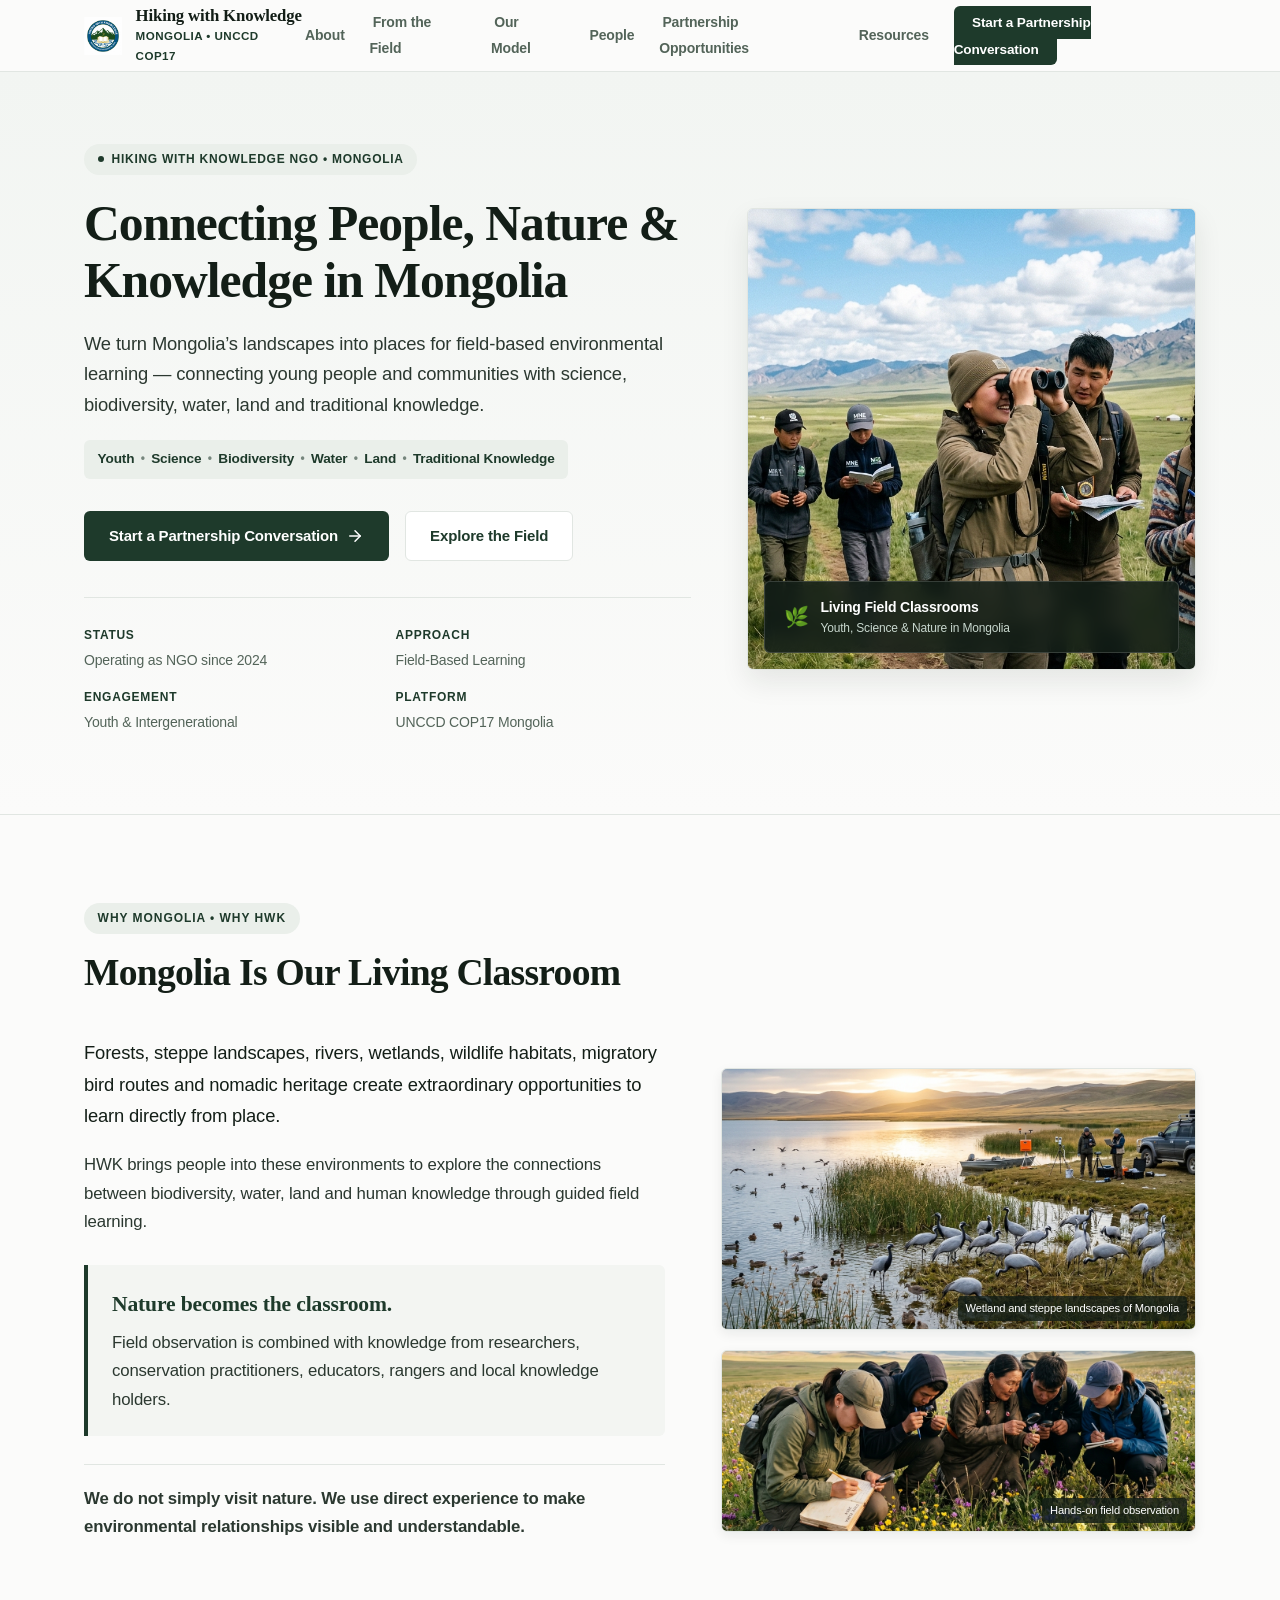
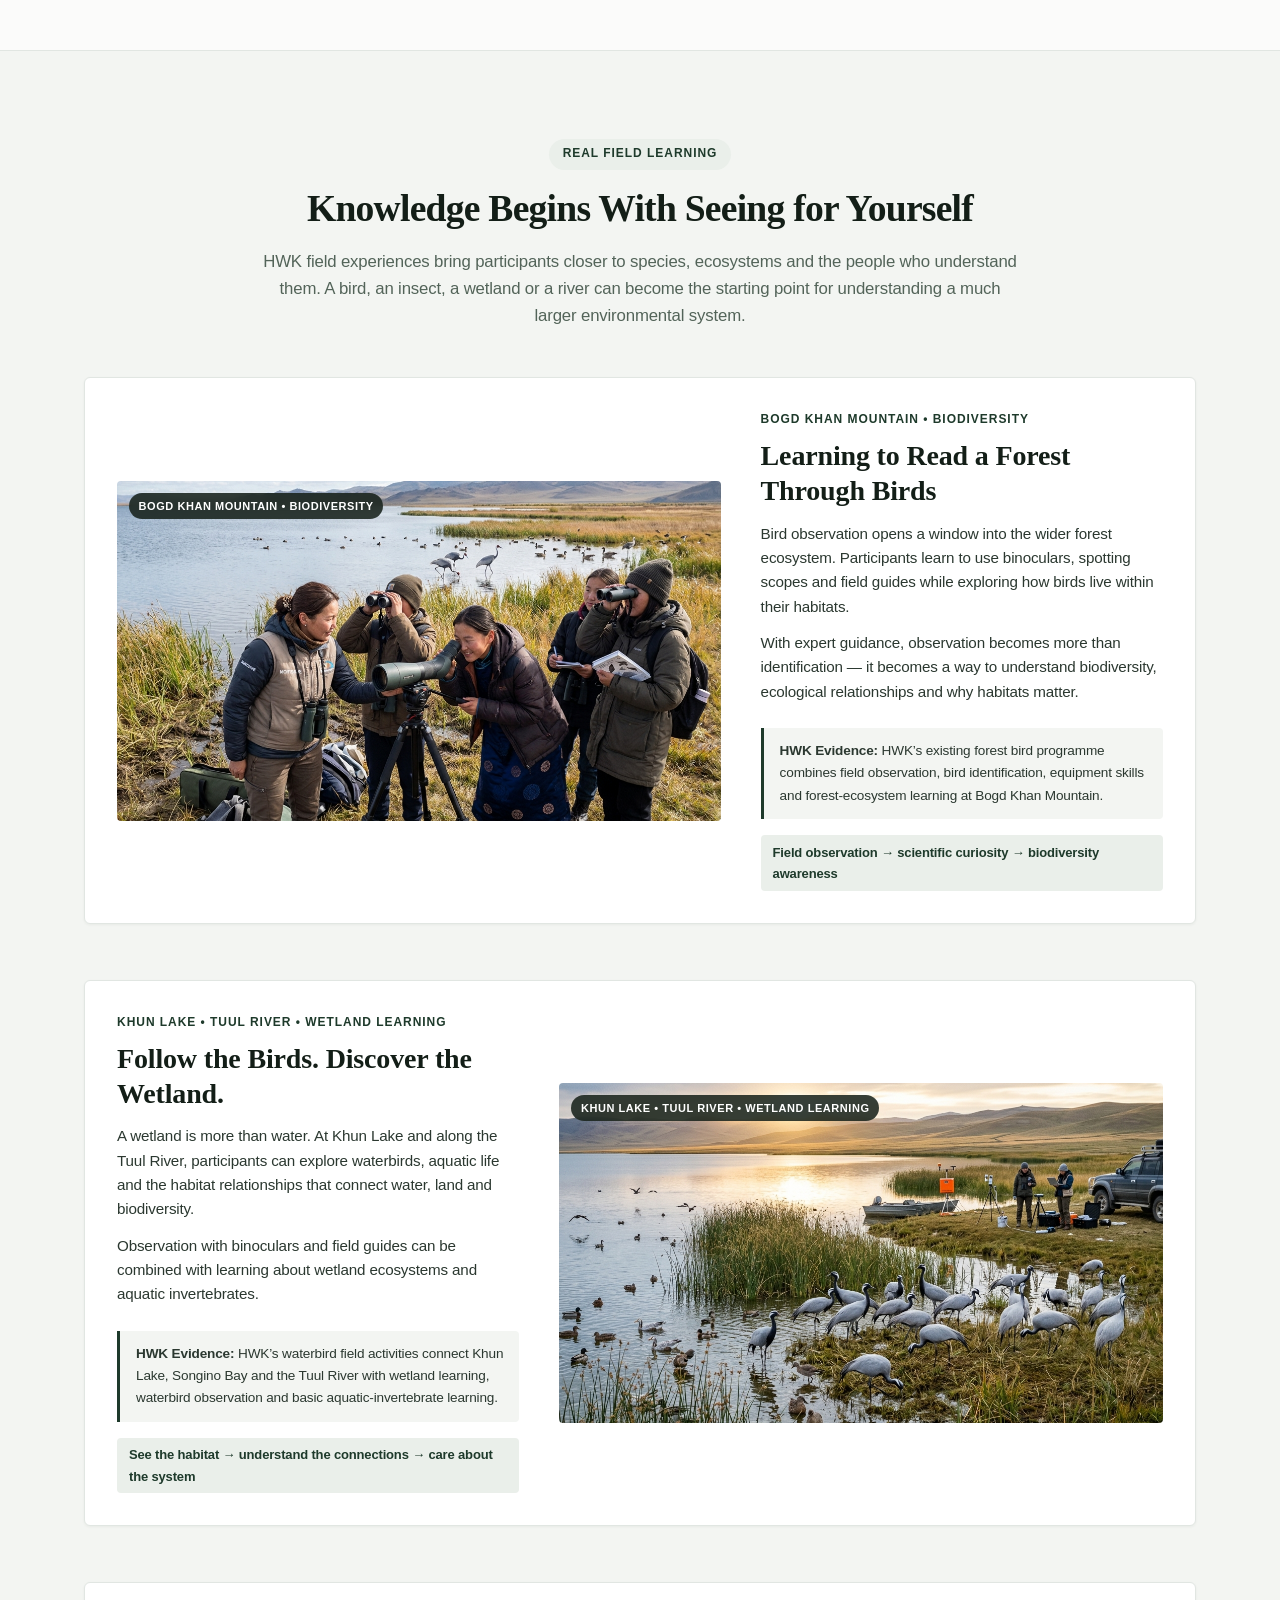
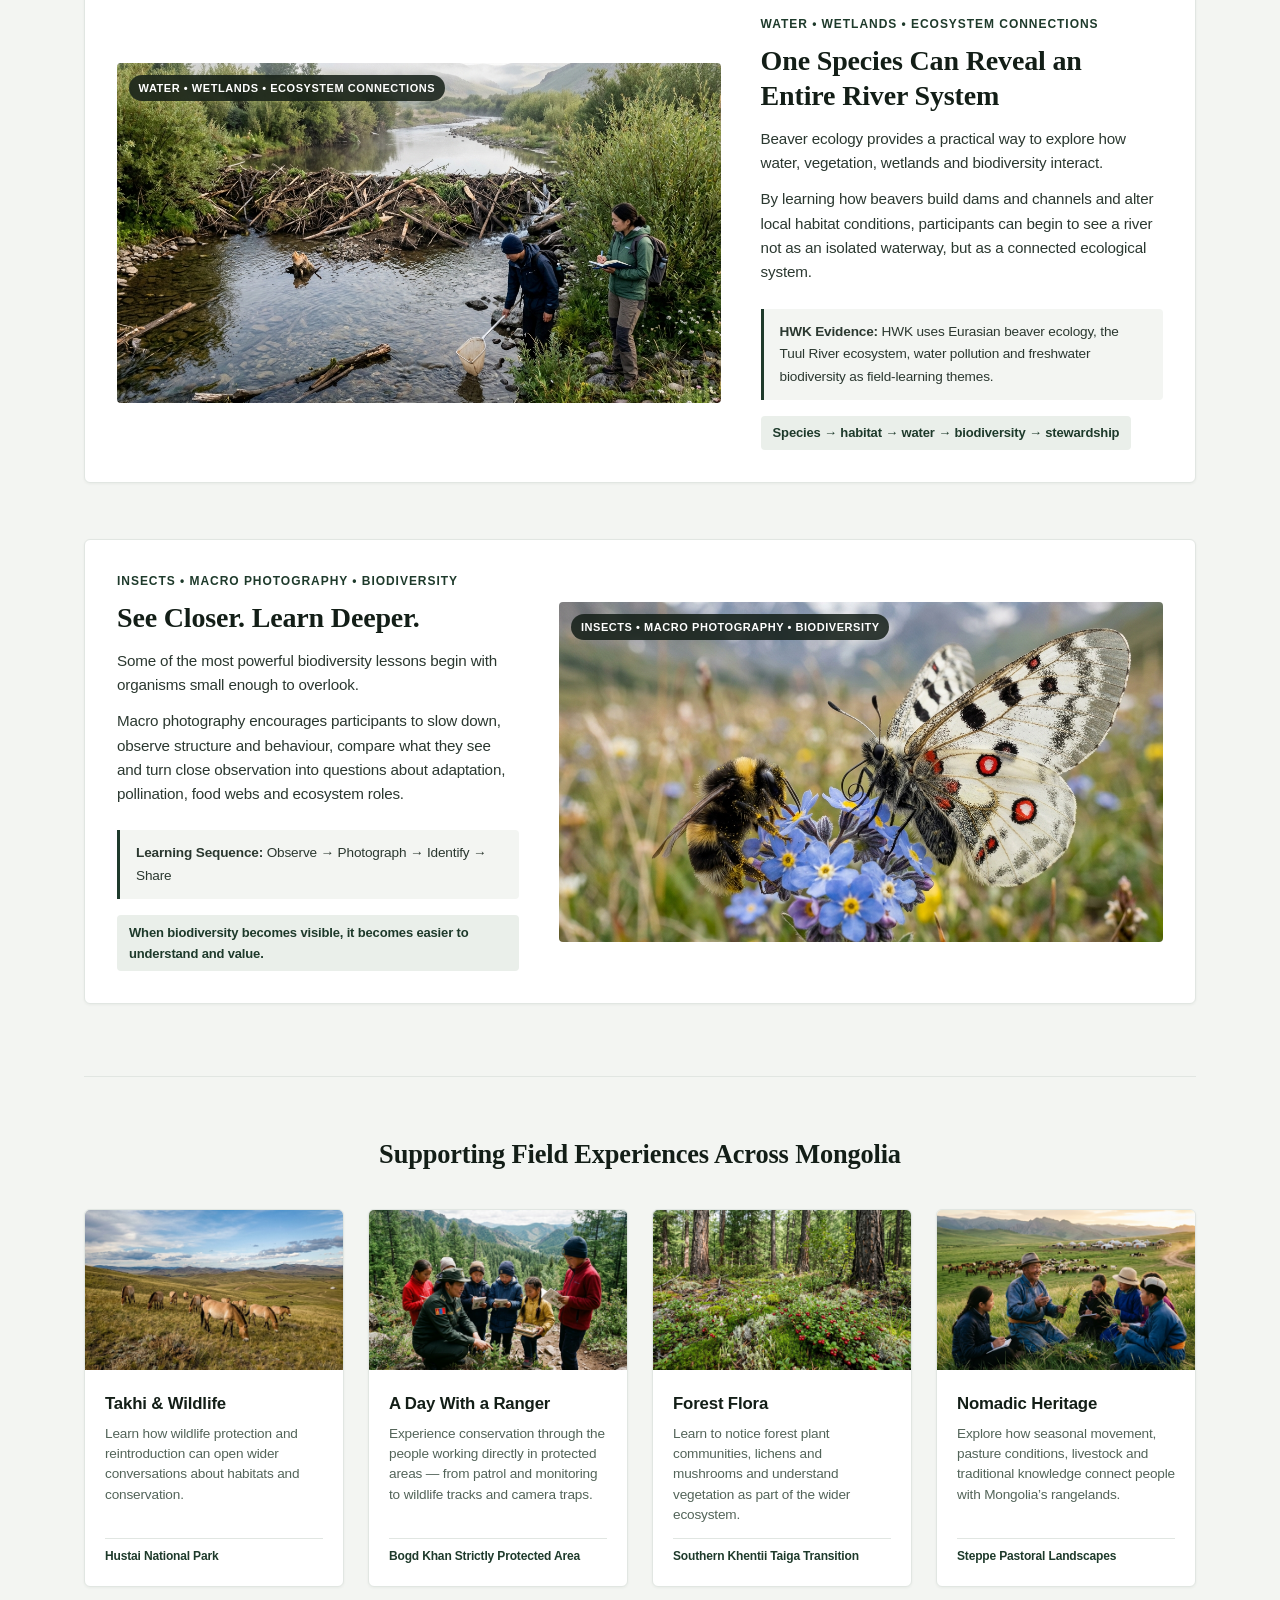
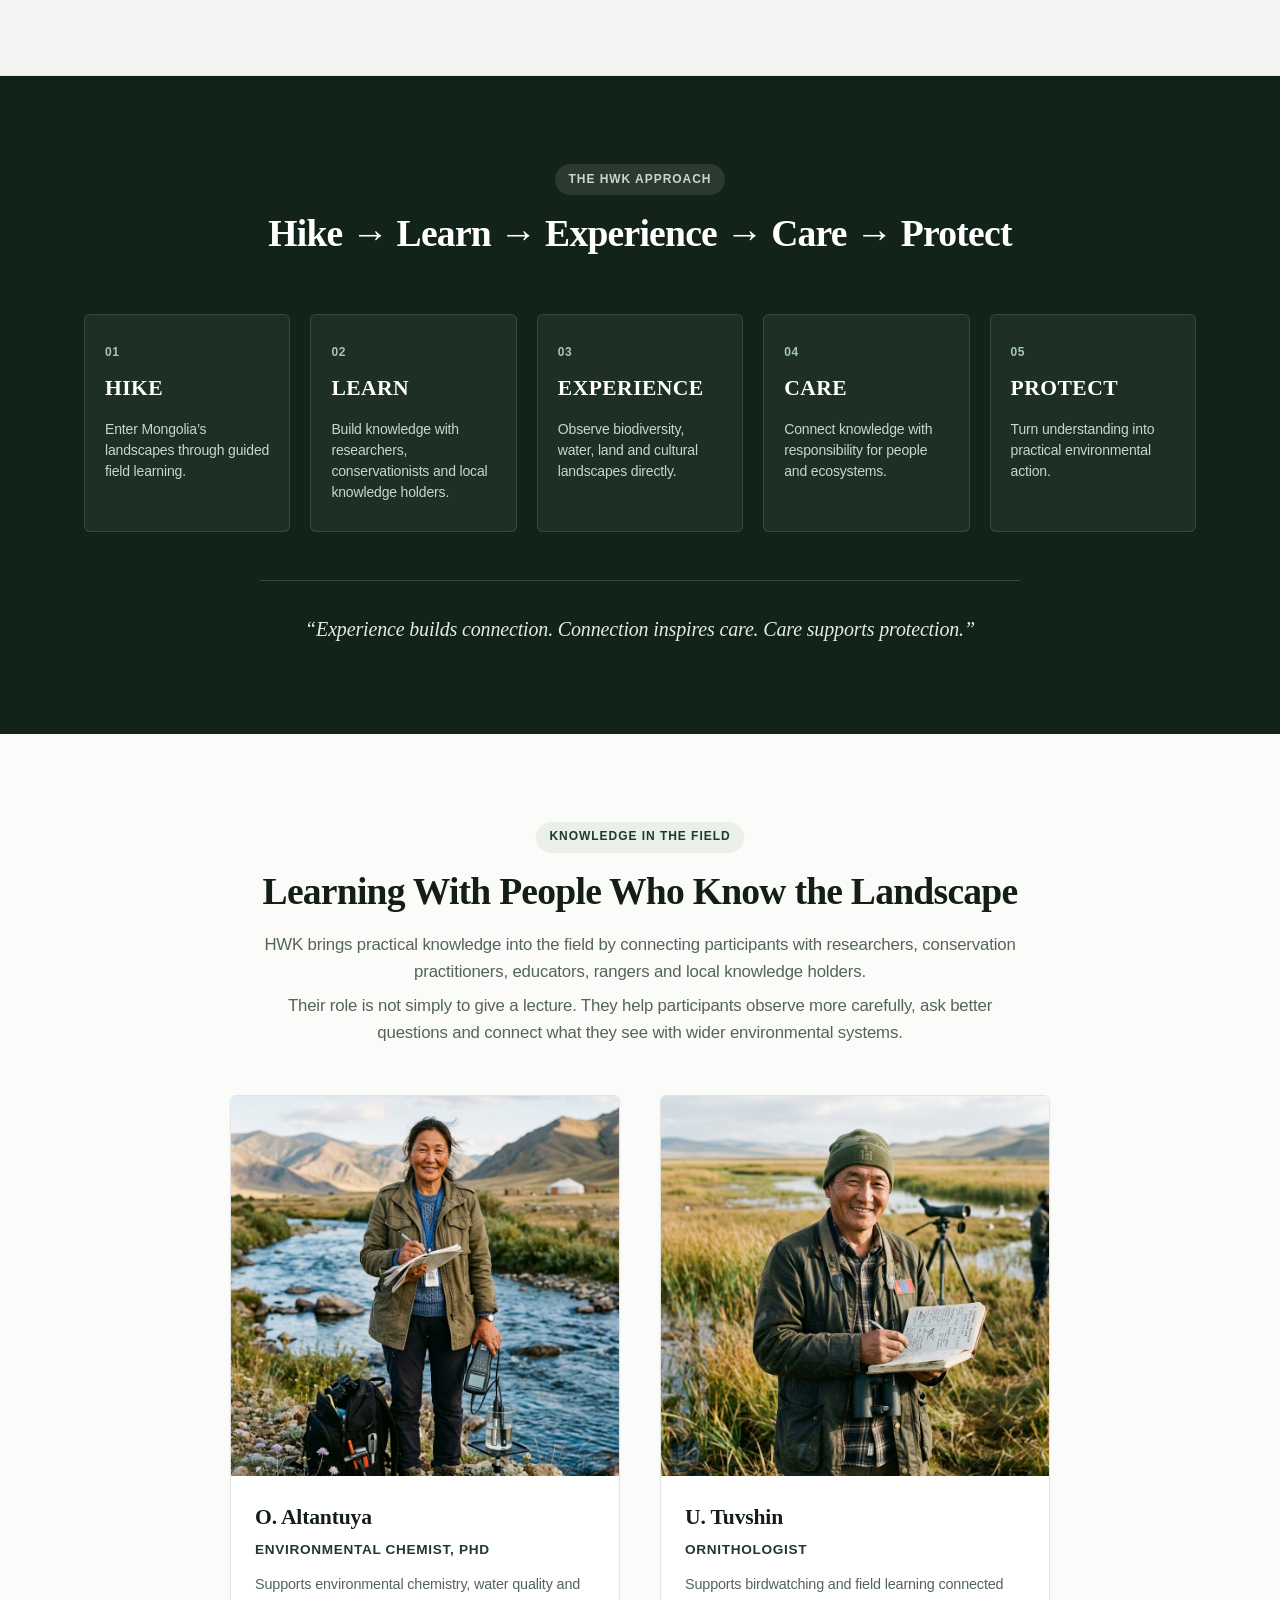
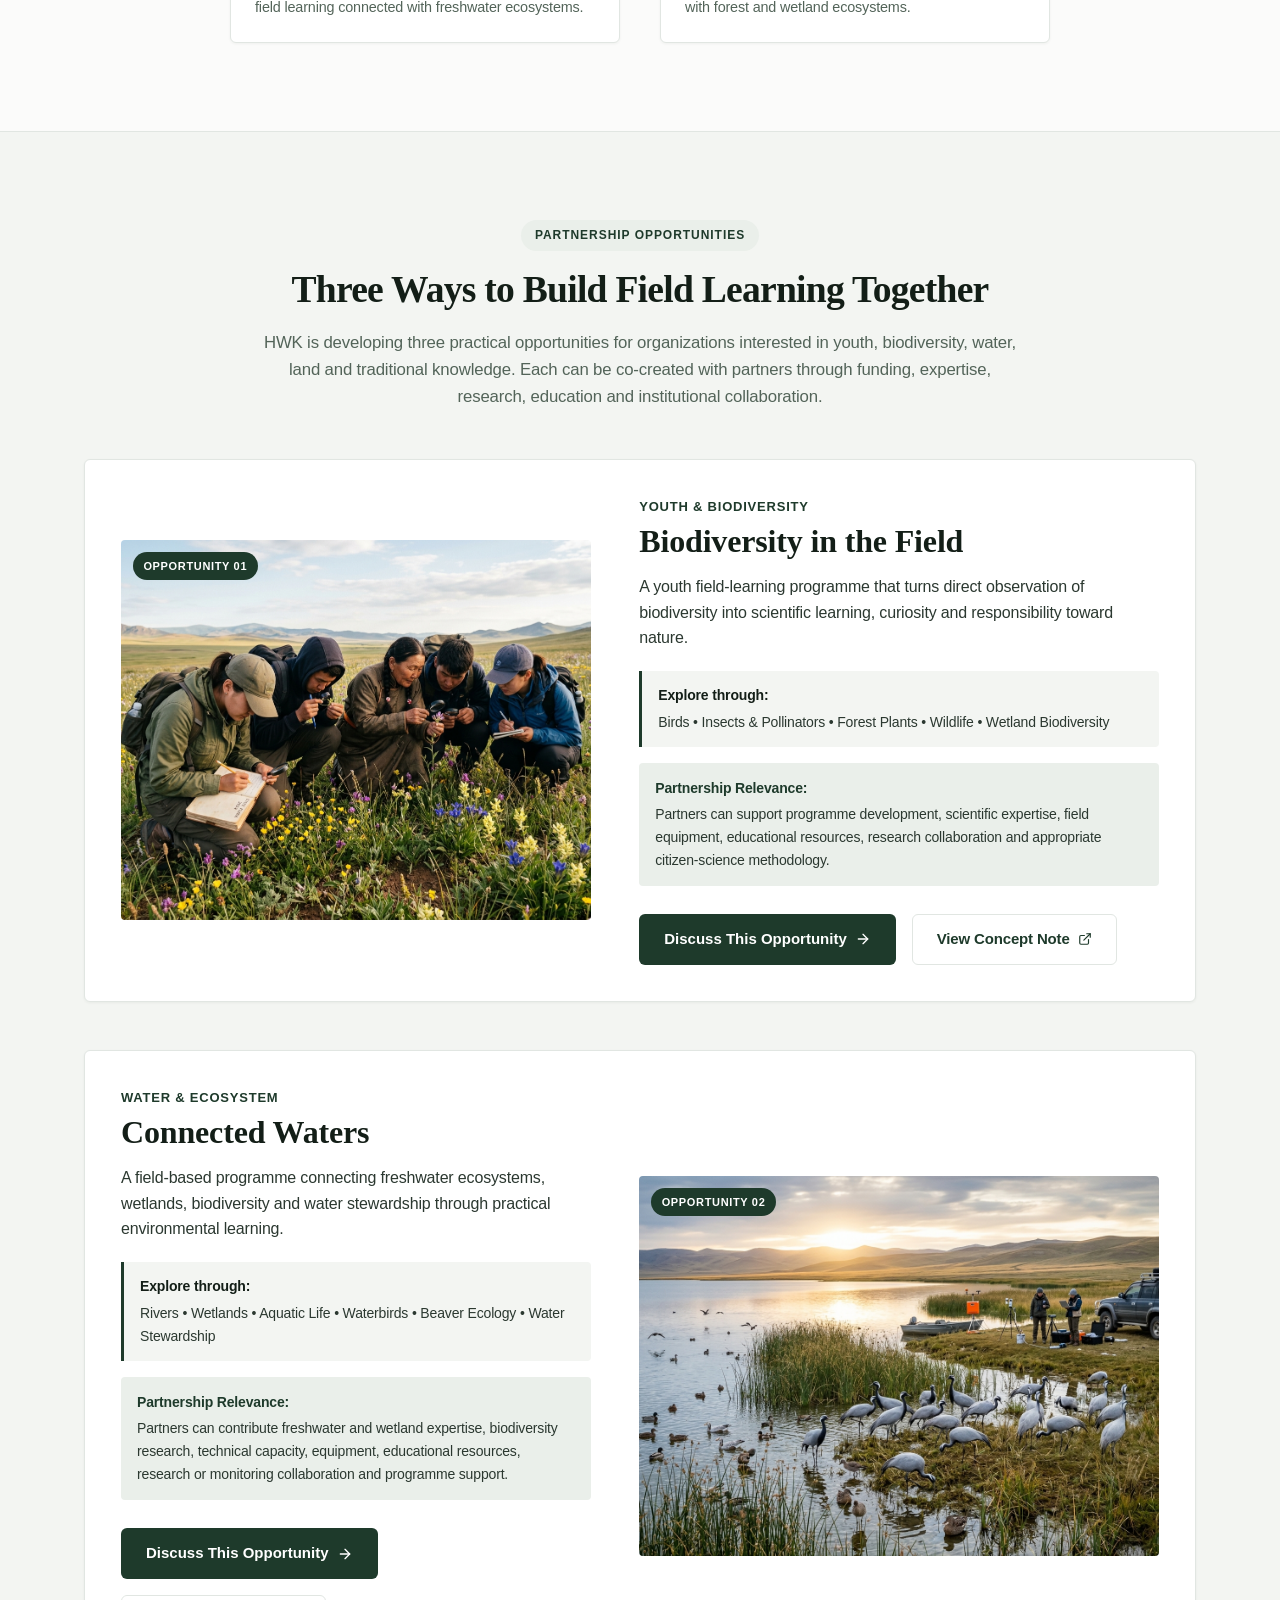
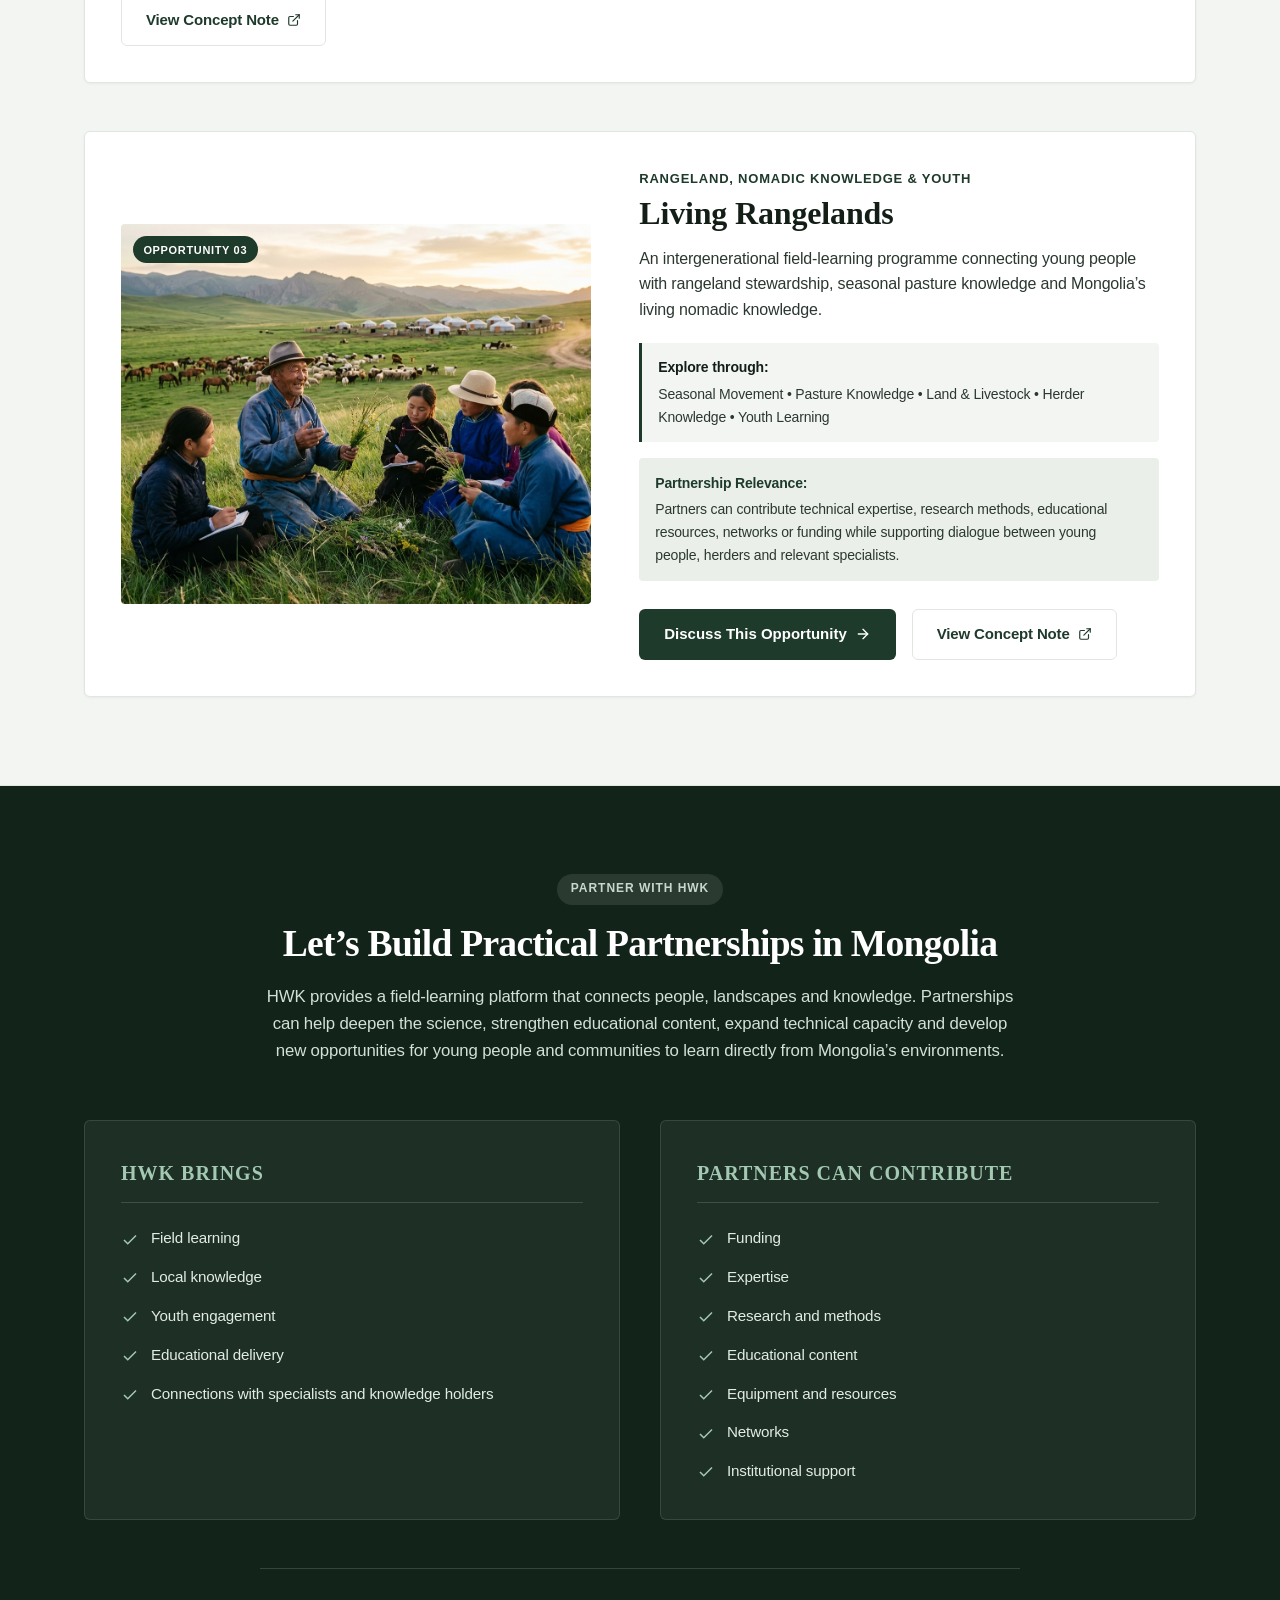
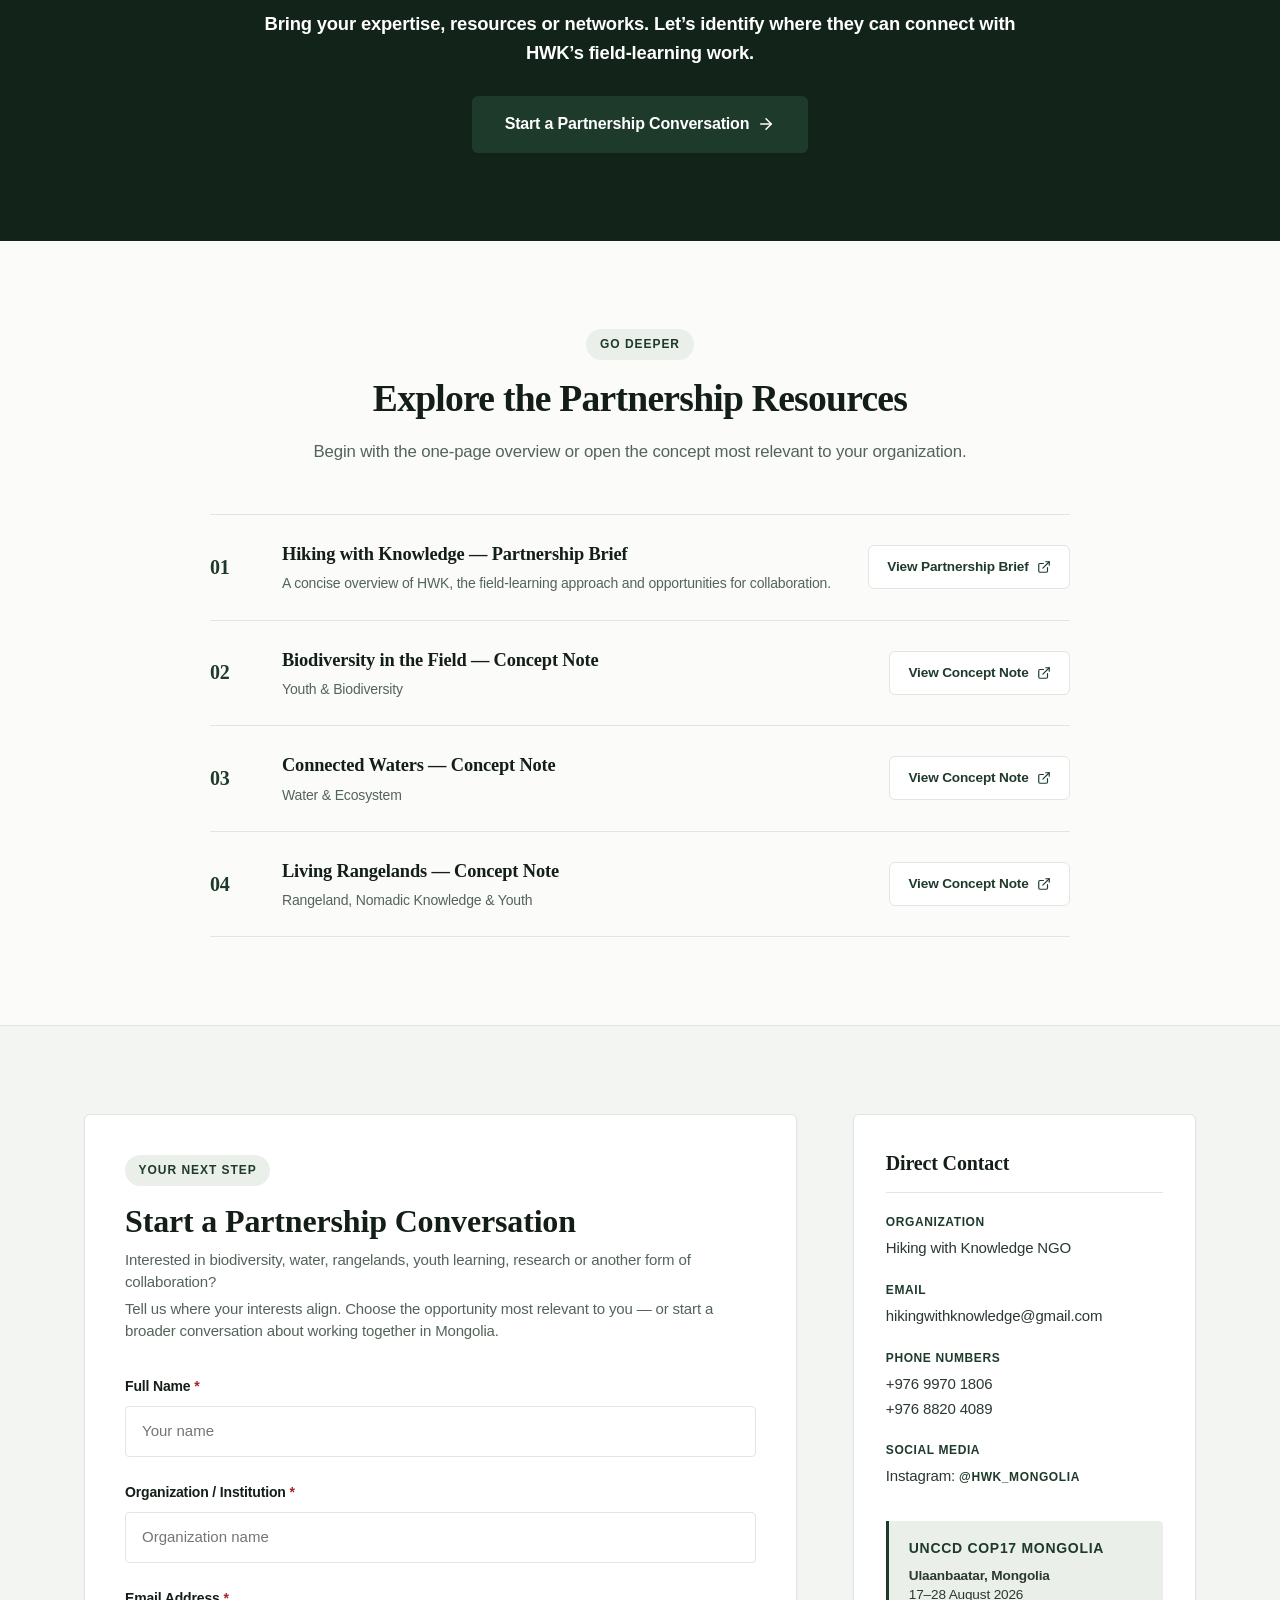
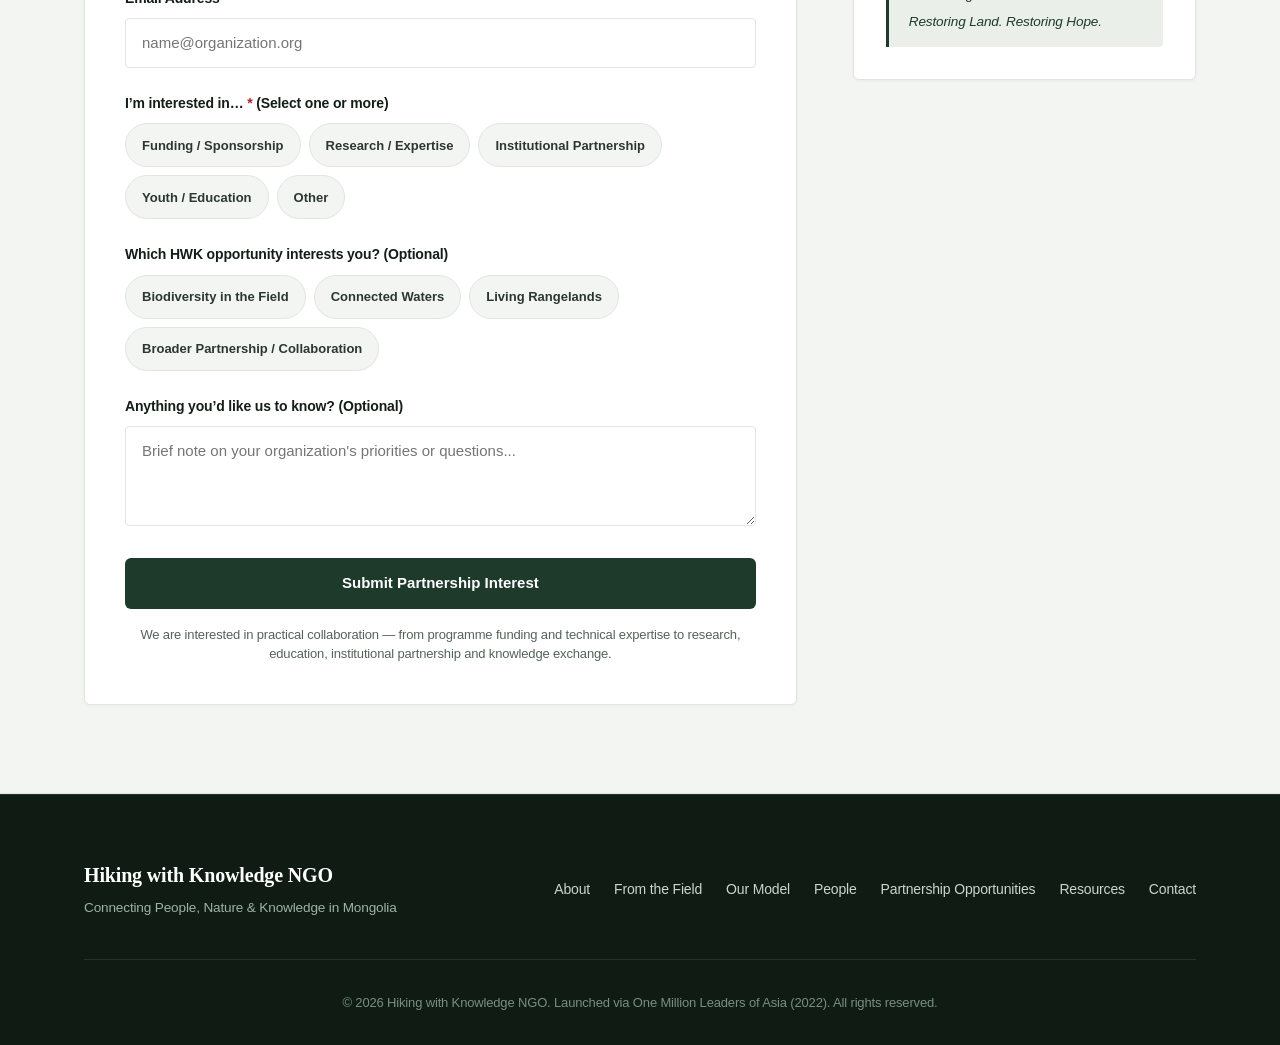
<file: index.html>
<!DOCTYPE html>
<html lang="en">
<head>
  <meta charset="UTF-8">
  <meta name="viewport" content="width=device-width, initial-scale=1.0">
  <title>Hiking with Knowledge (HWK) — UNCCD COP17 Partnership</title>
  <meta name="description" content="Connecting People, Nature & Knowledge in Mongolia. Hiking with Knowledge (HWK) is a field-based environmental learning NGO combining outdoor science, youth engagement, and living traditional knowledge.">
  <meta property="og:title" content="Hiking with Knowledge (HWK) — UNCCD COP17 Partnership">
  <meta property="og:description" content="Connecting People, Nature & Knowledge in Mongolia. Explore our 3 flagship partnership opportunities for UNCCD COP17.">
  <meta property="og:type" content="website">
  <link rel="stylesheet" href="styles.css">
</head>
<body>

  <!-- ======================================================================
       HEADER & NAVIGATION
       ====================================================================== -->
  <header class="site-header" id="site-header">
    <div class="container header-container">
      <a href="#hero" class="brand-link" id="brand-logo" aria-label="Hiking with Knowledge Homepage">
        <img src="hwk-logo.png" alt="Hiking with Knowledge logo" class="brand-logo-img" width="38" height="38">
        <div class="brand-text">
          <span class="brand-title">Hiking with Knowledge</span>
          <span class="brand-sub">Mongolia • UNCCD COP17</span>
        </div>
      </a>

      <button class="mobile-menu-toggle" id="mobile-menu-toggle" aria-expanded="false" aria-label="Toggle navigation menu">
        <svg width="24" height="24" viewBox="0 0 24 24" fill="none" stroke="currentColor" stroke-width="2" stroke-linecap="round" stroke-linejoin="round">
          <line x1="3" y1="12" x2="21" y2="12"></line>
          <line x1="3" y1="6" x2="21" y2="6"></line>
          <line x1="3" y1="18" x2="21" y2="18"></line>
        </svg>
      </button>

      <nav aria-label="Main Navigation">
        <ul class="nav-links" id="nav-links">
          <li><a href="#living-classroom" class="nav-link">About</a></li>
          <li><a href="#from-the-field" class="nav-link">From the Field</a></li>
          <li><a href="#our-model" class="nav-link">Our Model</a></li>
          <li><a href="#people" class="nav-link">People</a></li>
          <li><a href="#partnership-opportunities" class="nav-link">Partnership Opportunities</a></li>
          <li><a href="#resources" class="nav-link">Resources</a></li>
          <li><a href="#partnership-form" class="header-cta-btn" id="nav-cta-btn">Start a Partnership Conversation</a></li>
        </ul>
      </nav>
    </div>
  </header>

  <main>
    <!-- ====================================================================
         01 — IMMERSIVE HERO
         ==================================================================== -->
    <section class="hero-section" id="hero">
      <div class="container">
        <div class="hero-grid">
          <div class="hero-content">
            <div class="hero-eyebrow">
              <span class="hero-eyebrow-dot" aria-hidden="true"></span>
              <span>HIKING WITH KNOWLEDGE NGO • MONGOLIA</span>
            </div>

            <h1 class="hero-title" id="hero-headline">Connecting People, Nature & Knowledge in Mongolia</h1>

            <p class="hero-lead">
              We turn Mongolia’s landscapes into places for field-based environmental learning — connecting young people and communities with science, biodiversity, water, land and traditional knowledge.
            </p>

            <div class="hero-themes-bar">
              <span class="theme-tag">Youth</span>
              <span class="theme-sep">•</span>
              <span class="theme-tag">Science</span>
              <span class="theme-sep">•</span>
              <span class="theme-tag">Biodiversity</span>
              <span class="theme-sep">•</span>
              <span class="theme-tag">Water</span>
              <span class="theme-sep">•</span>
              <span class="theme-tag">Land</span>
              <span class="theme-sep">•</span>
              <span class="theme-tag">Traditional Knowledge</span>
            </div>

            <div class="hero-cta-group">
              <a href="#partnership-form" class="btn btn-primary" id="hero-primary-cta">
                <span>Start a Partnership Conversation</span>
                <svg width="18" height="18" viewBox="0 0 24 24" fill="none" stroke="currentColor" stroke-width="2" stroke-linecap="round" stroke-linejoin="round"><line x1="5" y1="12" x2="19" y2="12"></line><polyline points="12 5 19 12 12 19"></polyline></svg>
              </a>
              <a href="#from-the-field" class="btn btn-secondary" id="hero-secondary-cta">
                <span>Explore the Field</span>
              </a>
            </div>

            <div class="hero-meta-grid">
              <div class="meta-item">
                <span class="meta-label">Status</span>
                <span class="meta-value">Operating as NGO since 2024</span>
              </div>
              <div class="meta-item">
                <span class="meta-label">Approach</span>
                <span class="meta-value">Field-Based Learning</span>
              </div>
              <div class="meta-item">
                <span class="meta-label">Engagement</span>
                <span class="meta-value">Youth & Intergenerational</span>
              </div>
              <div class="meta-item">
                <span class="meta-label">Platform</span>
                <span class="meta-value">UNCCD COP17 Mongolia</span>
              </div>
            </div>
          </div>

          <div class="hero-visual-col">
            <div class="hero-visual-card">
              <img src="hero-field.jpg" alt="Mongolian youth and students on field-based environmental learning hike across Mongolian steppe with binoculars and notebooks" class="hero-photo" width="720" height="480">
              <div class="hero-visual-badge">
                <span class="badge-icon">🌿</span>
                <div class="badge-text">
                  <strong>Living Field Classrooms</strong>
                  <span>Youth, Science & Nature in Mongolia</span>
                </div>
              </div>
            </div>
          </div>
        </div>
      </div>
    </section>

    <!-- ====================================================================
         02 — MONGOLIA IS OUR LIVING CLASSROOM
         ==================================================================== -->
    <section class="section living-classroom-section" id="living-classroom">
      <div class="container">
        <div class="editorial-header">
          <span class="eyebrow">WHY MONGOLIA • WHY HWK</span>
          <h2 class="section-title">Mongolia Is Our Living Classroom</h2>
        </div>

        <div class="classroom-layout">
          <div class="classroom-text-col">
            <p class="lead-text">
              Forests, steppe landscapes, rivers, wetlands, wildlife habitats, migratory bird routes and nomadic heritage create extraordinary opportunities to learn directly from place.
            </p>
            <p>
              HWK brings people into these environments to explore the connections between biodiversity, water, land and human knowledge through guided field learning.
            </p>
            
            <div class="evidence-quote-box">
              <h3 class="quote-headline">Nature becomes the classroom.</h3>
              <p class="quote-sub">
                Field observation is combined with knowledge from researchers, conservation practitioners, educators, rangers and local knowledge holders.
              </p>
            </div>

            <p class="closing-statement">
              We do not simply visit nature. We use direct experience to make environmental relationships visible and understandable.
            </p>
          </div>

          <div class="classroom-visual-col">
            <div class="classroom-image-stack">
              <div class="stack-main-img">
                <img src="connected-waters.jpg" alt="Expansive Mongolian wetland and migratory flyway ecosystem" loading="lazy" width="600" height="380">
                <span class="img-caption">Wetland and steppe landscapes of Mongolia</span>
              </div>
              <div class="stack-sub-img">
                <img src="biodiversity-in-field.jpg" alt="Youth hands-on botanical observation in the field" loading="lazy" width="320" height="220">
                <span class="img-caption">Hands-on field observation</span>
              </div>
            </div>
          </div>
        </div>
      </div>
    </section>

    <!-- ====================================================================
         03 — FROM THE FIELD (EDITORIAL STORIES)
         ==================================================================== -->
    <section class="section section-muted" id="from-the-field">
      <div class="container">
        <div class="section-header text-center">
          <span class="eyebrow">REAL FIELD LEARNING</span>
          <h2 class="section-title">Knowledge Begins With Seeing for Yourself</h2>
          <p class="section-desc max-w-3xl">
            HWK field experiences bring participants closer to species, ecosystems and the people who understand them. A bird, an insect, a wetland or a river can become the starting point for understanding a much larger environmental system.
          </p>
        </div>

        <div class="field-stories-container">
          
          <!-- Story 01: Forest Birds -->
          <article class="field-story-card layout-60-40" id="story-forest-birds">
            <div class="story-visual">
              <img src="evidence-birds.jpg" alt="Mongolian youth observing forest birds and migratory waterbirds with spotting scope and binoculars" loading="lazy" width="700" height="440">
              <span class="story-img-badge">Bogd Khan Mountain • Biodiversity</span>
            </div>
            <div class="story-content">
              <span class="story-label">BOGD KHAN MOUNTAIN • BIODIVERSITY</span>
              <h3 class="story-title">Learning to Read a Forest Through Birds</h3>
              <p class="story-text">
                Bird observation opens a window into the wider forest ecosystem. Participants learn to use binoculars, spotting scopes and field guides while exploring how birds live within their habitats.
              </p>
              <p class="story-text">
                With expert guidance, observation becomes more than identification — it becomes a way to understand biodiversity, ecological relationships and why habitats matter.
              </p>
              <div class="story-evidence-box">
                <strong>HWK Evidence:</strong> HWK’s existing forest bird programme combines field observation, bird identification, equipment skills and forest-ecosystem learning at Bogd Khan Mountain.
              </div>
              <div class="story-connection">
                <span>Field observation → scientific curiosity → biodiversity awareness</span>
              </div>
            </div>
          </article>

          <!-- Story 02: Connected Waters at Khun Lake -->
          <article class="field-story-card layout-40-60 reverse-layout" id="story-connected-waters">
            <div class="story-visual">
              <img src="connected-waters.jpg" alt="Khun Lake wetland ecosystem and migratory waterbird shoreline" loading="lazy" width="700" height="440">
              <span class="story-img-badge">Khun Lake • Tuul River • Wetland Learning</span>
            </div>
            <div class="story-content">
              <span class="story-label">KHUN LAKE • TUUL RIVER • WETLAND LEARNING</span>
              <h3 class="story-title">Follow the Birds. Discover the Wetland.</h3>
              <p class="story-text">
                A wetland is more than water. At Khun Lake and along the Tuul River, participants can explore waterbirds, aquatic life and the habitat relationships that connect water, land and biodiversity.
              </p>
              <p class="story-text">
                Observation with binoculars and field guides can be combined with learning about wetland ecosystems and aquatic invertebrates.
              </p>
              <div class="story-evidence-box">
                <strong>HWK Evidence:</strong> HWK’s waterbird field activities connect Khun Lake, Songino Bay and the Tuul River with wetland learning, waterbird observation and basic aquatic-invertebrate learning.
              </div>
              <div class="story-connection">
                <span>See the habitat → understand the connections → care about the system</span>
              </div>
            </div>
          </article>

          <!-- Story 03: Eurasian Beaver -->
          <article class="field-story-card layout-60-40" id="story-beaver">
            <div class="story-visual">
              <img src="evidence-beaver.jpg" alt="Eurasian beaver habitat along the Tuul River basin with willow thickets and wetlands" loading="lazy" width="700" height="440">
              <span class="story-img-badge">Water • Wetlands • Ecosystem Connections</span>
            </div>
            <div class="story-content">
              <span class="story-label">WATER • WETLANDS • ECOSYSTEM CONNECTIONS</span>
              <h3 class="story-title">One Species Can Reveal an Entire River System</h3>
              <p class="story-text">
                Beaver ecology provides a practical way to explore how water, vegetation, wetlands and biodiversity interact.
              </p>
              <p class="story-text">
                By learning how beavers build dams and channels and alter local habitat conditions, participants can begin to see a river not as an isolated waterway, but as a connected ecological system.
              </p>
              <div class="story-evidence-box">
                <strong>HWK Evidence:</strong> HWK uses Eurasian beaver ecology, the Tuul River ecosystem, water pollution and freshwater biodiversity as field-learning themes.
              </div>
              <div class="story-connection">
                <span>Species → habitat → water → biodiversity → stewardship</span>
              </div>
            </div>
          </article>

          <!-- Story 04: Hidden Small Worlds -->
          <article class="field-story-card layout-40-60 reverse-layout" id="story-macro-insects">
            <div class="story-visual">
              <img src="evidence-insects.jpg" alt="Close-up macro photography of pollinators and wild mountain flowers in Bogd Khan Mountain" loading="lazy" width="700" height="440">
              <span class="story-img-badge">Insects • Macro Photography • Biodiversity</span>
            </div>
            <div class="story-content">
              <span class="story-label">INSECTS • MACRO PHOTOGRAPHY • BIODIVERSITY</span>
              <h3 class="story-title">See Closer. Learn Deeper.</h3>
              <p class="story-text">
                Some of the most powerful biodiversity lessons begin with organisms small enough to overlook.
              </p>
              <p class="story-text">
                Macro photography encourages participants to slow down, observe structure and behaviour, compare what they see and turn close observation into questions about adaptation, pollination, food webs and ecosystem roles.
              </p>
              <div class="story-evidence-box">
                <strong>Learning Sequence:</strong> Observe → Photograph → Identify → Share
              </div>
              <div class="story-connection">
                <span>When biodiversity becomes visible, it becomes easier to understand and value.</span>
              </div>
            </div>
          </article>

        </div>

        <!-- Supporting Field Experiences Mosaic -->
        <div class="supporting-mosaic-header">
          <h3 class="mosaic-section-title">Supporting Field Experiences Across Mongolia</h3>
        </div>

        <div class="supporting-mosaic-grid">
          <div class="mosaic-item">
            <div class="mosaic-img-wrap">
              <img src="story-takhi.jpg" alt="Wild Takhi Przewalski horses grazing on golden-green steppe hills in Hustai National Park" loading="lazy" width="400" height="240">
            </div>
            <div class="mosaic-text">
              <h4 class="mosaic-title">Takhi & Wildlife</h4>
              <p class="mosaic-desc">
                Learn how wildlife protection and reintroduction can open wider conversations about habitats and conservation.
              </p>
              <span class="mosaic-meta">Hustai National Park</span>
            </div>
          </div>

          <div class="mosaic-item">
            <div class="mosaic-img-wrap">
              <img src="evidence-ranger.jpg" alt="National park ranger guiding students on patrol work and camera-trap monitoring" loading="lazy" width="400" height="240">
            </div>
            <div class="mosaic-text">
              <h4 class="mosaic-title">A Day With a Ranger</h4>
              <p class="mosaic-desc">
                Experience conservation through the people working directly in protected areas — from patrol and monitoring to wildlife tracks and camera traps.
              </p>
              <span class="mosaic-meta">Bogd Khan Strictly Protected Area</span>
            </div>
          </div>

          <div class="mosaic-item">
            <div class="mosaic-img-wrap">
              <img src="story-flora.jpg" alt="Siberian larch forest floor botany, wild berries and alpine flora" loading="lazy" width="400" height="240">
            </div>
            <div class="mosaic-text">
              <h4 class="mosaic-title">Forest Flora</h4>
              <p class="mosaic-desc">
                Learn to notice forest plant communities, lichens and mushrooms and understand vegetation as part of the wider ecosystem.
              </p>
              <span class="mosaic-meta">Southern Khentii Taiga Transition</span>
            </div>
          </div>

          <div class="mosaic-item">
            <div class="mosaic-img-wrap">
              <img src="living-rangelands.jpg" alt="Nomadic herder family sharing pasture knowledge and seasonal movements with students" loading="lazy" width="400" height="240">
            </div>
            <div class="mosaic-text">
              <h4 class="mosaic-title">Nomadic Heritage</h4>
              <p class="mosaic-desc">
                Explore how seasonal movement, pasture conditions, livestock and traditional knowledge connect people with Mongolia’s rangelands.
              </p>
              <span class="mosaic-meta">Steppe Pastoral Landscapes</span>
            </div>
          </div>
        </div>

      </div>
    </section>

    <!-- ====================================================================
         04 — OUR MODEL (DEEP FOREST-GREEN PAUSE)
         ==================================================================== -->
    <section class="section model-section-dark" id="our-model">
      <div class="container">
        <div class="section-header text-center">
          <span class="eyebrow eyebrow-light">THE HWK APPROACH</span>
          <h2 class="section-title text-white">Hike → Learn → Experience → Care → Protect</h2>
        </div>

        <div class="model-sequence-grid">
          <div class="model-seq-card">
            <span class="seq-step">01</span>
            <h3 class="seq-name">HIKE</h3>
            <p class="seq-desc">Enter Mongolia’s landscapes through guided field learning.</p>
          </div>

          <div class="model-seq-card">
            <span class="seq-step">02</span>
            <h3 class="seq-name">LEARN</h3>
            <p class="seq-desc">Build knowledge with researchers, conservationists and local knowledge holders.</p>
          </div>

          <div class="model-seq-card">
            <span class="seq-step">03</span>
            <h3 class="seq-name">EXPERIENCE</h3>
            <p class="seq-desc">Observe biodiversity, water, land and cultural landscapes directly.</p>
          </div>

          <div class="model-seq-card">
            <span class="seq-step">04</span>
            <h3 class="seq-name">CARE</h3>
            <p class="seq-desc">Connect knowledge with responsibility for people and ecosystems.</p>
          </div>

          <div class="model-seq-card">
            <span class="seq-step">05</span>
            <h3 class="seq-name">PROTECT</h3>
            <p class="seq-desc">Turn understanding into practical environmental action.</p>
          </div>
        </div>

        <div class="model-closing-quote">
          <p>“Experience builds connection. Connection inspires care. Care supports protection.”</p>
        </div>
      </div>
    </section>

    <!-- ====================================================================
         05 — PEOPLE BEHIND THE LEARNING
         ==================================================================== -->
    <section class="section" id="people">
      <div class="container">
        <div class="section-header text-center">
          <span class="eyebrow">KNOWLEDGE IN THE FIELD</span>
          <h2 class="section-title">Learning With People Who Know the Landscape</h2>
          <p class="section-desc max-w-3xl">
            HWK brings practical knowledge into the field by connecting participants with researchers, conservation practitioners, educators, rangers and local knowledge holders.
          </p>
          <p class="section-desc max-w-3xl" style="margin-top: 0.5rem;">
            Their role is not simply to give a lecture. They help participants observe more carefully, ask better questions and connect what they see with wider environmental systems.
          </p>
        </div>

        <div class="people-profiles-grid">
          <!-- Verified Profile 1: O. Altantuya -->
          <div class="person-card">
            <div class="person-img-wrap">
              <img src="expert-altantuya.jpg" alt="O. Altantuya, Environmental Chemist, PhD" loading="lazy" width="360" height="450">
            </div>
            <div class="person-info">
              <h3 class="person-name">O. Altantuya</h3>
              <span class="person-role">Environmental Chemist, PhD</span>
              <p class="person-bio">
                Supports environmental chemistry, water quality and field learning connected with freshwater ecosystems.
              </p>
            </div>
          </div>

          <!-- Verified Profile 2: U. Tuvshin -->
          <div class="person-card">
            <div class="person-img-wrap">
              <img src="expert-tuvshin.jpg" alt="U. Tuvshin, Ornithologist" loading="lazy" width="360" height="450">
            </div>
            <div class="person-info">
              <h3 class="person-name">U. Tuvshin</h3>
              <span class="person-role">Ornithologist</span>
              <p class="person-bio">
                Supports birdwatching and field learning connected with forest and wetland ecosystems.
              </p>
            </div>
          </div>
        </div>
      </div>
    </section>

    <!-- ====================================================================
         06 — THREE WAYS TO PARTNER
         ==================================================================== -->
    <section class="section section-muted" id="partnership-opportunities">
      <div class="container">
        <div class="section-header text-center">
          <span class="eyebrow">PARTNERSHIP OPPORTUNITIES</span>
          <h2 class="section-title">Three Ways to Build Field Learning Together</h2>
          <p class="section-desc max-w-3xl">
            HWK is developing three practical opportunities for organizations interested in youth, biodiversity, water, land and traditional knowledge. Each can be co-created with partners through funding, expertise, research, education and institutional collaboration.
          </p>
        </div>

        <div class="partnership-panels-stack">
          
          <!-- Opportunity 01: Biodiversity in the Field -->
          <div class="partner-panel" id="opp-biodiversity">
            <div class="panel-visual">
              <img src="biodiversity-in-field.jpg" alt="Students observing native flora and biodiversity in the field in Mongolia" loading="lazy" width="600" height="420">
              <span class="panel-num-tag">OPPORTUNITY 01</span>
            </div>
            <div class="panel-body">
              <span class="panel-subtitle">Youth & Biodiversity</span>
              <h3 class="panel-title">Biodiversity in the Field</h3>
              <p class="panel-lead">
                A youth field-learning programme that turns direct observation of biodiversity into scientific learning, curiosity and responsibility toward nature.
              </p>
              
              <div class="panel-explore-box">
                <strong>Explore through:</strong>
                <p>Birds • Insects & Pollinators • Forest Plants • Wildlife • Wetland Biodiversity</p>
              </div>

              <div class="panel-relevance-box">
                <strong>Partnership Relevance:</strong>
                <p>Partners can support programme development, scientific expertise, field equipment, educational resources, research collaboration and appropriate citizen-science methodology.</p>
              </div>

              <div class="panel-actions">
                <button class="btn btn-primary" data-select-opportunity="Biodiversity in the Field">
                  <span>Discuss This Opportunity</span>
                  <svg width="16" height="16" viewBox="0 0 24 24" fill="none" stroke="currentColor" stroke-width="2" stroke-linecap="round" stroke-linejoin="round"><line x1="5" y1="12" x2="19" y2="12"></line><polyline points="12 5 19 12 12 19"></polyline></svg>
                </button>
                <a href="./Biodiversity_in_the_Field.pdf" target="_blank" rel="noopener noreferrer" class="btn btn-secondary">
                  <span>View Concept Note</span>
                  <svg width="14" height="14" viewBox="0 0 24 24" fill="none" stroke="currentColor" stroke-width="2" stroke-linecap="round" stroke-linejoin="round"><path d="M18 13v6a2 2 0 0 1-2 2H5a2 2 0 0 1-2-2V8a2 2 0 0 1 2-2h6"></path><polyline points="15 3 21 3 21 9"></polyline><line x1="10" y1="14" x2="21" y2="3"></line></svg>
                </a>
              </div>
            </div>
          </div>

          <!-- Opportunity 02: Connected Waters -->
          <div class="partner-panel reverse-panel" id="opp-waters">
            <div class="panel-visual">
              <img src="connected-waters.jpg" alt="Freshwater lake and wetland ecosystem along Mongolian migratory routes" loading="lazy" width="600" height="420">
              <span class="panel-num-tag">OPPORTUNITY 02</span>
            </div>
            <div class="panel-body">
              <span class="panel-subtitle">Water & Ecosystem</span>
              <h3 class="panel-title">Connected Waters</h3>
              <p class="panel-lead">
                A field-based programme connecting freshwater ecosystems, wetlands, biodiversity and water stewardship through practical environmental learning.
              </p>
              
              <div class="panel-explore-box">
                <strong>Explore through:</strong>
                <p>Rivers • Wetlands • Aquatic Life • Waterbirds • Beaver Ecology • Water Stewardship</p>
              </div>

              <div class="panel-relevance-box">
                <strong>Partnership Relevance:</strong>
                <p>Partners can contribute freshwater and wetland expertise, biodiversity research, technical capacity, equipment, educational resources, research or monitoring collaboration and programme support.</p>
              </div>

              <div class="panel-actions">
                <button class="btn btn-primary" data-select-opportunity="Connected Waters">
                  <span>Discuss This Opportunity</span>
                  <svg width="16" height="16" viewBox="0 0 24 24" fill="none" stroke="currentColor" stroke-width="2" stroke-linecap="round" stroke-linejoin="round"><line x1="5" y1="12" x2="19" y2="12"></line><polyline points="12 5 19 12 12 19"></polyline></svg>
                </button>
                <a href="./Connected_Waters.pdf" target="_blank" rel="noopener noreferrer" class="btn btn-secondary">
                  <span>View Concept Note</span>
                  <svg width="14" height="14" viewBox="0 0 24 24" fill="none" stroke="currentColor" stroke-width="2" stroke-linecap="round" stroke-linejoin="round"><path d="M18 13v6a2 2 0 0 1-2 2H5a2 2 0 0 1-2-2V8a2 2 0 0 1 2-2h6"></path><polyline points="15 3 21 3 21 9"></polyline><line x1="10" y1="14" x2="21" y2="3"></line></svg>
                </a>
              </div>
            </div>
          </div>

          <!-- Opportunity 03: Living Rangelands -->
          <div class="partner-panel" id="opp-rangelands">
            <div class="panel-visual">
              <img src="living-rangelands.jpg" alt="Nomadic herder sharing traditional pasture knowledge and ecological wisdom with students" loading="lazy" width="600" height="420">
              <span class="panel-num-tag">OPPORTUNITY 03</span>
            </div>
            <div class="panel-body">
              <span class="panel-subtitle">Rangeland, Nomadic Knowledge & Youth</span>
              <h3 class="panel-title">Living Rangelands</h3>
              <p class="panel-lead">
                An intergenerational field-learning programme connecting young people with rangeland stewardship, seasonal pasture knowledge and Mongolia’s living nomadic knowledge.
              </p>
              
              <div class="panel-explore-box">
                <strong>Explore through:</strong>
                <p>Seasonal Movement • Pasture Knowledge • Land & Livestock • Herder Knowledge • Youth Learning</p>
              </div>

              <div class="panel-relevance-box">
                <strong>Partnership Relevance:</strong>
                <p>Partners can contribute technical expertise, research methods, educational resources, networks or funding while supporting dialogue between young people, herders and relevant specialists.</p>
              </div>

              <div class="panel-actions">
                <button class="btn btn-primary" data-select-opportunity="Living Rangelands">
                  <span>Discuss This Opportunity</span>
                  <svg width="16" height="16" viewBox="0 0 24 24" fill="none" stroke="currentColor" stroke-width="2" stroke-linecap="round" stroke-linejoin="round"><line x1="5" y1="12" x2="19" y2="12"></line><polyline points="12 5 19 12 12 19"></polyline></svg>
                </button>
                <a href="./Living_Rangelands.pdf" target="_blank" rel="noopener noreferrer" class="btn btn-secondary">
                  <span>View Concept Note</span>
                  <svg width="14" height="14" viewBox="0 0 24 24" fill="none" stroke="currentColor" stroke-width="2" stroke-linecap="round" stroke-linejoin="round"><path d="M18 13v6a2 2 0 0 1-2 2H5a2 2 0 0 1-2-2V8a2 2 0 0 1 2-2h6"></path><polyline points="15 3 21 3 21 9"></polyline><line x1="10" y1="14" x2="21" y2="3"></line></svg>
                </a>
              </div>
            </div>
          </div>

        </div>
      </div>
    </section>

    <!-- ====================================================================
         07 — WHAT PARTNERSHIP CAN UNLOCK (DARK INSTITUTIONAL SECTION)
         ==================================================================== -->
    <section class="section institutional-dark-section" id="what-partnership-unlocks">
      <div class="container">
        <div class="section-header text-center">
          <span class="eyebrow eyebrow-light">PARTNER WITH HWK</span>
          <h2 class="section-title text-white">Let’s Build Practical Partnerships in Mongolia</h2>
          <p class="section-desc text-muted-light max-w-3xl">
            HWK provides a field-learning platform that connects people, landscapes and knowledge. Partnerships can help deepen the science, strengthen educational content, expand technical capacity and develop new opportunities for young people and communities to learn directly from Mongolia’s environments.
          </p>
        </div>

        <div class="unlock-grid">
          <!-- HWK Brings -->
          <div class="unlock-card">
            <h3 class="unlock-title">HWK BRINGS</h3>
            <ul class="unlock-list">
              <li>
                <svg width="18" height="18" viewBox="0 0 24 24" fill="none" stroke="currentColor" stroke-width="2"><polyline points="20 6 9 17 4 12"></polyline></svg>
                <span>Field learning</span>
              </li>
              <li>
                <svg width="18" height="18" viewBox="0 0 24 24" fill="none" stroke="currentColor" stroke-width="2"><polyline points="20 6 9 17 4 12"></polyline></svg>
                <span>Local knowledge</span>
              </li>
              <li>
                <svg width="18" height="18" viewBox="0 0 24 24" fill="none" stroke="currentColor" stroke-width="2"><polyline points="20 6 9 17 4 12"></polyline></svg>
                <span>Youth engagement</span>
              </li>
              <li>
                <svg width="18" height="18" viewBox="0 0 24 24" fill="none" stroke="currentColor" stroke-width="2"><polyline points="20 6 9 17 4 12"></polyline></svg>
                <span>Educational delivery</span>
              </li>
              <li>
                <svg width="18" height="18" viewBox="0 0 24 24" fill="none" stroke="currentColor" stroke-width="2"><polyline points="20 6 9 17 4 12"></polyline></svg>
                <span>Connections with specialists and knowledge holders</span>
              </li>
            </ul>
          </div>

          <!-- Partners Can Contribute -->
          <div class="unlock-card">
            <h3 class="unlock-title">PARTNERS CAN CONTRIBUTE</h3>
            <ul class="unlock-list">
              <li>
                <svg width="18" height="18" viewBox="0 0 24 24" fill="none" stroke="currentColor" stroke-width="2"><polyline points="20 6 9 17 4 12"></polyline></svg>
                <span>Funding</span>
              </li>
              <li>
                <svg width="18" height="18" viewBox="0 0 24 24" fill="none" stroke="currentColor" stroke-width="2"><polyline points="20 6 9 17 4 12"></polyline></svg>
                <span>Expertise</span>
              </li>
              <li>
                <svg width="18" height="18" viewBox="0 0 24 24" fill="none" stroke="currentColor" stroke-width="2"><polyline points="20 6 9 17 4 12"></polyline></svg>
                <span>Research and methods</span>
              </li>
              <li>
                <svg width="18" height="18" viewBox="0 0 24 24" fill="none" stroke="currentColor" stroke-width="2"><polyline points="20 6 9 17 4 12"></polyline></svg>
                <span>Educational content</span>
              </li>
              <li>
                <svg width="18" height="18" viewBox="0 0 24 24" fill="none" stroke="currentColor" stroke-width="2"><polyline points="20 6 9 17 4 12"></polyline></svg>
                <span>Equipment and resources</span>
              </li>
              <li>
                <svg width="18" height="18" viewBox="0 0 24 24" fill="none" stroke="currentColor" stroke-width="2"><polyline points="20 6 9 17 4 12"></polyline></svg>
                <span>Networks</span>
              </li>
              <li>
                <svg width="18" height="18" viewBox="0 0 24 24" fill="none" stroke="currentColor" stroke-width="2"><polyline points="20 6 9 17 4 12"></polyline></svg>
                <span>Institutional support</span>
              </li>
            </ul>
          </div>
        </div>

        <div class="unlock-cta-block">
          <p class="unlock-closing-text">
            Bring your expertise, resources or networks. Let’s identify where they can connect with HWK’s field-learning work.
          </p>
          <a href="#partnership-form" class="btn btn-primary btn-large" id="unlock-primary-cta">
            <span>Start a Partnership Conversation</span>
            <svg width="18" height="18" viewBox="0 0 24 24" fill="none" stroke="currentColor" stroke-width="2" stroke-linecap="round" stroke-linejoin="round"><line x1="5" y1="12" x2="19" y2="12"></line><polyline points="12 5 19 12 12 19"></polyline></svg>
          </a>
        </div>
      </div>
    </section>

    <!-- ====================================================================
         08 — RESOURCES FOR PARTNERS (EDITORIAL DOCUMENT INDEX)
         ==================================================================== -->
    <section class="section" id="resources">
      <div class="container">
        <div class="section-header text-center">
          <span class="eyebrow">GO DEEPER</span>
          <h2 class="section-title">Explore the Partnership Resources</h2>
          <p class="section-desc max-w-3xl">
            Begin with the one-page overview or open the concept most relevant to your organization.
          </p>
        </div>

        <div class="resources-editorial-list">
          
          <!-- Document 01 -->
          <div class="res-item">
            <div class="res-num">01</div>
            <div class="res-info">
              <h3 class="res-name">Hiking with Knowledge — Partnership Brief</h3>
              <p class="res-summary">A concise overview of HWK, the field-learning approach and opportunities for collaboration.</p>
            </div>
            <div class="res-link-col">
              <a href="./HWK_Partnership_Brief.pdf" target="_blank" rel="noopener noreferrer" class="btn btn-secondary res-btn">
                <span>View Partnership Brief</span>
                <svg width="14" height="14" viewBox="0 0 24 24" fill="none" stroke="currentColor" stroke-width="2" stroke-linecap="round" stroke-linejoin="round"><path d="M18 13v6a2 2 0 0 1-2 2H5a2 2 0 0 1-2-2V8a2 2 0 0 1 2-2h6"></path><polyline points="15 3 21 3 21 9"></polyline><line x1="10" y1="14" x2="21" y2="3"></line></svg>
              </a>
            </div>
          </div>

          <!-- Document 02 -->
          <div class="res-item">
            <div class="res-num">02</div>
            <div class="res-info">
              <h3 class="res-name">Biodiversity in the Field — Concept Note</h3>
              <p class="res-summary">Youth & Biodiversity</p>
            </div>
            <div class="res-link-col">
              <a href="./Biodiversity_in_the_Field.pdf" target="_blank" rel="noopener noreferrer" class="btn btn-secondary res-btn">
                <span>View Concept Note</span>
                <svg width="14" height="14" viewBox="0 0 24 24" fill="none" stroke="currentColor" stroke-width="2" stroke-linecap="round" stroke-linejoin="round"><path d="M18 13v6a2 2 0 0 1-2 2H5a2 2 0 0 1-2-2V8a2 2 0 0 1 2-2h6"></path><polyline points="15 3 21 3 21 9"></polyline><line x1="10" y1="14" x2="21" y2="3"></line></svg>
              </a>
            </div>
          </div>

          <!-- Document 03 -->
          <div class="res-item">
            <div class="res-num">03</div>
            <div class="res-info">
              <h3 class="res-name">Connected Waters — Concept Note</h3>
              <p class="res-summary">Water & Ecosystem</p>
            </div>
            <div class="res-link-col">
              <a href="./Connected_Waters.pdf" target="_blank" rel="noopener noreferrer" class="btn btn-secondary res-btn">
                <span>View Concept Note</span>
                <svg width="14" height="14" viewBox="0 0 24 24" fill="none" stroke="currentColor" stroke-width="2" stroke-linecap="round" stroke-linejoin="round"><path d="M18 13v6a2 2 0 0 1-2 2H5a2 2 0 0 1-2-2V8a2 2 0 0 1 2-2h6"></path><polyline points="15 3 21 3 21 9"></polyline><line x1="10" y1="14" x2="21" y2="3"></line></svg>
              </a>
            </div>
          </div>

          <!-- Document 04 -->
          <div class="res-item">
            <div class="res-num">04</div>
            <div class="res-info">
              <h3 class="res-name">Living Rangelands — Concept Note</h3>
              <p class="res-summary">Rangeland, Nomadic Knowledge & Youth</p>
            </div>
            <div class="res-link-col">
              <a href="./Living_Rangelands.pdf" target="_blank" rel="noopener noreferrer" class="btn btn-secondary res-btn">
                <span>View Concept Note</span>
                <svg width="14" height="14" viewBox="0 0 24 24" fill="none" stroke="currentColor" stroke-width="2" stroke-linecap="round" stroke-linejoin="round"><path d="M18 13v6a2 2 0 0 1-2 2H5a2 2 0 0 1-2-2V8a2 2 0 0 1 2-2h6"></path><polyline points="15 3 21 3 21 9"></polyline><line x1="10" y1="14" x2="21" y2="3"></line></svg>
              </a>
            </div>
          </div>

        </div>
      </div>
    </section>

    <!-- ====================================================================
         09 — START A PARTNERSHIP CONVERSATION
         ==================================================================== -->
    <section class="section section-muted" id="partnership-form">
      <div class="container">
        <div class="form-contact-grid">
          <!-- Form Panel -->
          <div class="form-wrapper">
            <div class="form-header-area">
              <span class="eyebrow">YOUR NEXT STEP</span>
              <h2 class="form-title" id="form-heading">Start a Partnership Conversation</h2>
              <p class="form-subtitle">
                Interested in biodiversity, water, rangelands, youth learning, research or another form of collaboration?
              </p>
              <p class="form-subtitle" style="margin-top: 0.25rem;">
                Tell us where your interests align. Choose the opportunity most relevant to you — or start a broader conversation about working together in Mongolia.
              </p>
            </div>

            <form id="partnership-interest-form" novalidate>
              <div class="form-group">
                <label for="field-name" class="form-label">Full Name <span class="required" aria-hidden="true">*</span></label>
                <input type="text" id="field-name" name="name" class="form-input" placeholder="Your name" required autocomplete="name">
              </div>

              <div class="form-group">
                <label for="field-organization" class="form-label">Organization / Institution <span class="required" aria-hidden="true">*</span></label>
                <input type="text" id="field-organization" name="organization" class="form-input" placeholder="Organization name" required autocomplete="organization">
              </div>

              <div class="form-group">
                <label for="field-email" class="form-label">Email Address <span class="required" aria-hidden="true">*</span></label>
                <input type="email" id="field-email" name="email" class="form-input" placeholder="name@organization.org" required autocomplete="email">
              </div>

              <div class="form-group">
                <span class="form-label">I’m interested in… <span class="required" aria-hidden="true">*</span> (Select one or more)</span>
                <input type="hidden" id="field-interests" name="interestedIn" value="">
                <div class="chips-group" role="group" aria-label="Partnership Interest Options">
                  <button type="button" class="chip-btn chip-interest" data-value="Funding / Sponsorship" aria-pressed="false">Funding / Sponsorship</button>
                  <button type="button" class="chip-btn chip-interest" data-value="Research / Expertise" aria-pressed="false">Research / Expertise</button>
                  <button type="button" class="chip-btn chip-interest" data-value="Institutional Partnership" aria-pressed="false">Institutional Partnership</button>
                  <button type="button" class="chip-btn chip-interest" data-value="Youth / Education" aria-pressed="false">Youth / Education</button>
                  <button type="button" class="chip-btn chip-interest" data-value="Other" aria-pressed="false">Other</button>
                </div>
              </div>

              <div class="form-group">
                <span class="form-label">Which HWK opportunity interests you? (Optional)</span>
                <input type="hidden" id="field-opportunity" name="opportunity" value="">
                <div class="chips-group" role="group" aria-label="HWK Flagship Opportunity Options">
                  <button type="button" class="chip-btn chip-opportunity" data-value="Biodiversity in the Field" aria-pressed="false">Biodiversity in the Field</button>
                  <button type="button" class="chip-btn chip-opportunity" data-value="Connected Waters" aria-pressed="false">Connected Waters</button>
                  <button type="button" class="chip-btn chip-opportunity" data-value="Living Rangelands" aria-pressed="false">Living Rangelands</button>
                  <button type="button" class="chip-btn chip-opportunity" data-value="Broader Partnership / Collaboration" aria-pressed="false">Broader Partnership / Collaboration</button>
                </div>
              </div>

              <div class="form-group">
                <label for="field-notes" class="form-label">Anything you’d like us to know? (Optional)</label>
                <textarea id="field-notes" name="notes" class="form-textarea" placeholder="Brief note on your organization's priorities or questions..."></textarea>
              </div>

              <button type="submit" class="btn btn-primary" id="form-submit-btn" style="width: 100%;">
                Submit Partnership Interest
              </button>

              <p class="form-closing-note">
                We are interested in practical collaboration — from programme funding and technical expertise to research, education, institutional partnership and knowledge exchange.
              </p>

              <div id="form-status-message" class="form-status" role="status" aria-live="polite"></div>
            </form>
          </div>

          <!-- Contact Sidebar -->
          <div class="contact-sidebar">
            <h3 class="contact-title">Direct Contact</h3>
            <ul class="contact-list">
              <li class="contact-item">
                <strong>Organization</strong>
                <span>Hiking with Knowledge NGO</span>
              </li>
              <li class="contact-item">
                <strong>Email</strong>
                <a href="mailto:hikingwithknowledge@gmail.com">hikingwithknowledge@gmail.com</a>
              </li>
              <li class="contact-item">
                <strong>Phone Numbers</strong>
                <span>+976 9970 1806</span>
                <span>+976 8820 4089</span>
              </li>
              <li class="contact-item">
                <strong>Social Media</strong>
                <span>Instagram: <strong>@hwk_mongolia</strong></span>
              </li>
            </ul>

            <div class="cop17-info-box">
              <h4>UNCCD COP17 Mongolia</h4>
              <p><strong>Ulaanbaatar, Mongolia</strong></p>
              <p>17–28 August 2026</p>
              <p style="margin-top: 0.5rem; font-style: italic; color: var(--color-pine);">Restoring Land. Restoring Hope.</p>
            </div>
          </div>
        </div>
      </div>
    </section>
  </main>

  <!-- ======================================================================
       FOOTER
       ====================================================================== -->
  <footer class="site-footer">
    <div class="container">
      <div class="footer-grid">
        <div class="footer-brand">
          <h3>Hiking with Knowledge NGO</h3>
          <p>Connecting People, Nature & Knowledge in Mongolia</p>
        </div>
        <ul class="footer-nav">
          <li><a href="#living-classroom">About</a></li>
          <li><a href="#from-the-field">From the Field</a></li>
          <li><a href="#our-model">Our Model</a></li>
          <li><a href="#people">People</a></li>
          <li><a href="#partnership-opportunities">Partnership Opportunities</a></li>
          <li><a href="#resources">Resources</a></li>
          <li><a href="#partnership-form">Contact</a></li>
        </ul>
      </div>
      <div class="footer-bottom">
        <p>&copy; 2026 Hiking with Knowledge NGO. Launched via One Million Leaders of Asia (2022). All rights reserved.</p>
      </div>
    </div>
  </footer>

  <script src="script.js"></script>
</body>
</html>
</file>
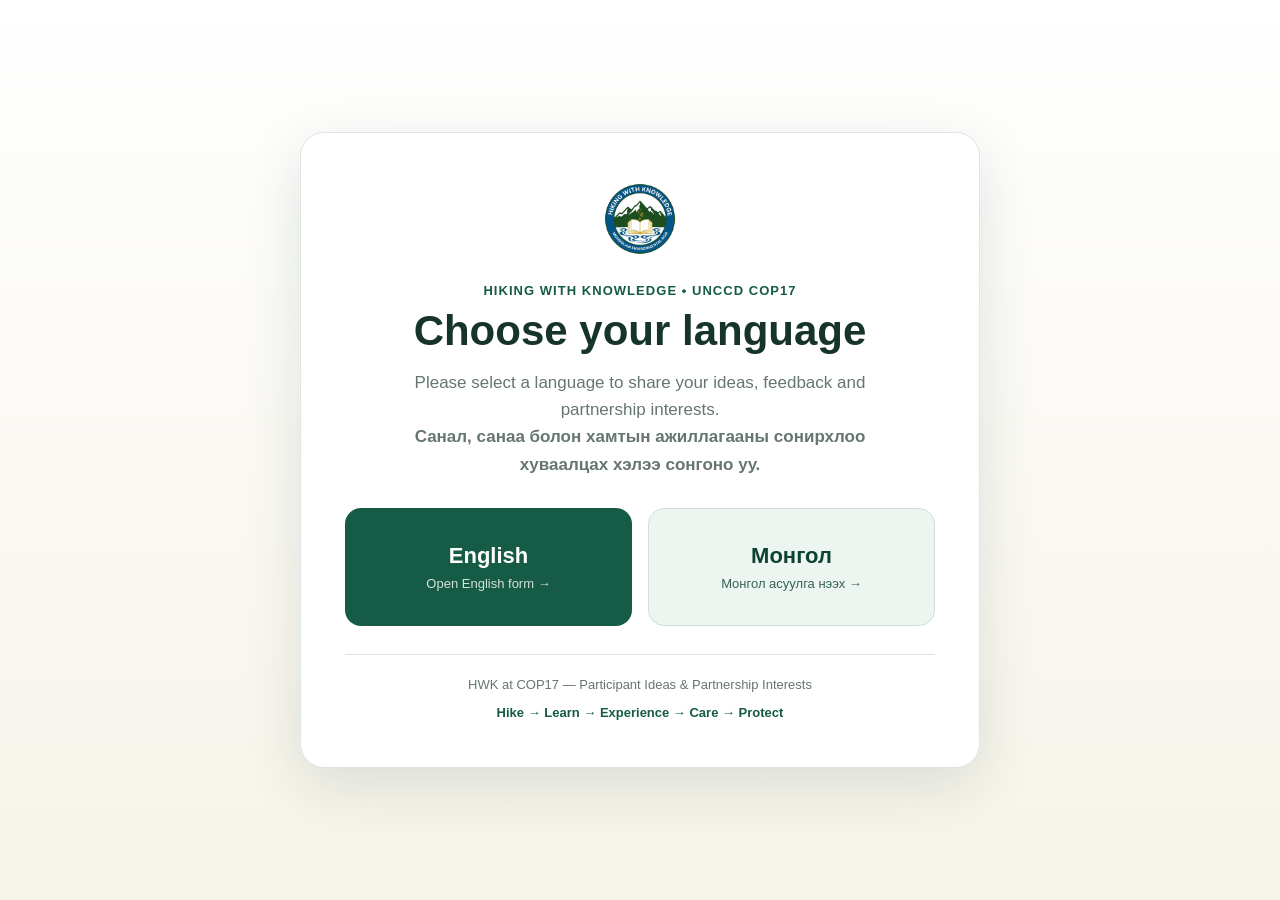
<file: session-feedback.html>
<!DOCTYPE html>
<html lang="en">
<head>
  <meta charset="UTF-8">
  <meta name="viewport" content="width=device-width, initial-scale=1.0">
  <title>HWK COP17 — Choose Language</title>
  <style>
    :root { --green:#155b45; --dark:#0d4333; --cream:#f6f3e9; --ink:#17342b; --muted:#66766f; --line:#dce5df; }
    *{box-sizing:border-box}
    body{margin:0;min-height:100vh;display:grid;place-items:center;padding:24px;font-family:Arial,Helvetica,sans-serif;color:var(--ink);background:linear-gradient(180deg,#fff 0%,var(--cream) 100%)}
    .card{width:min(680px,100%);background:#fff;border:1px solid var(--line);border-radius:24px;padding:44px;box-shadow:0 18px 60px rgba(18,54,43,.12);text-align:center}
    .logo{width:84px;height:84px;object-fit:contain;margin-bottom:18px}
    .eyebrow{margin:0 0 10px;color:var(--green);font-weight:700;letter-spacing:.08em;font-size:13px;text-transform:uppercase}
    h1{margin:0;font-size:42px;line-height:1.08}
    .sub{margin:16px auto 30px;max-width:520px;color:var(--muted);font-size:17px;line-height:1.6}
    .choices{display:grid;grid-template-columns:1fr 1fr;gap:16px}
    .choice{display:flex;flex-direction:column;justify-content:center;min-height:118px;padding:20px;border-radius:16px;text-decoration:none;font-weight:800;font-size:22px}
    .choice span{display:block;margin-top:7px;font-size:13px;font-weight:500;opacity:.82}
    .en{color:#fff;background:var(--green)}
    .mn{color:var(--dark);background:#edf5f0;border:1px solid #cfe1d7}
    .footer{margin-top:28px;padding-top:20px;border-top:1px solid var(--line);font-size:13px;color:var(--muted);line-height:1.6}
    .core{margin-top:7px;color:var(--green);font-weight:700}
    @media(max-width:560px){.card{padding:28px 20px}.choices{grid-template-columns:1fr}.choice{min-height:94px}h1{font-size:34px}}
  </style>
</head>
<body>
<main class="card">
  <img class="logo" src="hwk-logo.png" alt="Hiking with Knowledge logo">
  <p class="eyebrow">Hiking with Knowledge • UNCCD COP17</p>
  <h1>Choose your language</h1>
  <p class="sub">Please select a language to share your ideas, feedback and partnership interests.<br><strong>Санал, санаа болон хамтын ажиллагааны сонирхлоо хуваалцах хэлээ сонгоно уу.</strong></p>
  <div class="choices">
    <a class="choice en" href="https://forms.gle/kLQrHyy2AYnyLnsV8">English<span>Open English form →</span></a>
    <a class="choice mn" href="https://forms.gle/mU9RV23gBaxJYdBt8">Монгол<span>Монгол асуулга нээх →</span></a>
  </div>
  <div class="footer">HWK at COP17 — Participant Ideas & Partnership Interests<div class="core">Hike → Learn → Experience → Care → Protect</div></div>
</main>
</body>
</html>
</file>
<file: styles.css>
/* ==========================================================================
   HWK–COP17 PARTNERSHIP LANDING PAGE — V2 EDITORIAL STYLES
   Hiking with Knowledge (HWK) Mongolia
   Static, Responsive, Accessible, Lightweight, Editorial Design System
   ========================================================================== */

/* --------------------------------------------------------------------------
   1. CSS Custom Properties / Tokens
   -------------------------------------------------------------------------- */
:root {
  --font-sans: "Inter", -apple-system, BlinkMacSystemFont, "Segoe UI", Roboto, "Helvetica Neue", Arial, sans-serif;
  --font-display: "Source Serif 4", "Charter", "Bitstream Charter", "Sitka Text", Cambria, Georgia, serif;
  
  /* Color Palette - Warm Natural Neutrals & Earthy Science Accents */
  --color-canvas: #FBFBFA;
  --color-surface: #FFFFFF;
  --color-surface-muted: #F3F5F2;
  --color-surface-subtle: #EAEFEA;
  
  --color-text-main: #131E17;
  --color-text-body: #2B3830;
  --color-text-muted: #536459;
  --color-text-light: #76867D;
  
  --color-pine: #1E3A2B;
  --color-pine-dark: #12241A;
  --color-pine-hover: #14281E;
  --color-pine-light: #2D5640;
  
  --color-water: #1C3D5A;
  --color-water-light: #EBF3F8;
  
  --color-amber: #9E6B24;
  --color-amber-light: #FAF3E6;
  
  --color-border: #E1E6E2;
  --color-border-hover: #CBD4CD;
  --color-focus: #1E3A2B;
  
  --color-success: #1E5C38;
  --color-success-bg: #EAF6EE;
  --color-error: #A22522;
  --color-error-bg: #FDF1F0;
  
  /* Layout & Sizing */
  --max-width: 1160px;
  --header-height: 72px;
  --radius-sm: 4px;
  --radius-md: 6px;
  --radius-lg: 8px;
  --radius-pill: 9999px;
  
  --shadow-sm: 0 1px 3px rgba(19, 30, 23, 0.05);
  --shadow-md: 0 4px 12px rgba(19, 30, 23, 0.07);
  --shadow-lg: 0 12px 28px rgba(19, 30, 23, 0.09);
  
  --transition: all 0.2s cubic-bezier(0.16, 1, 0.3, 1);
}

/* --------------------------------------------------------------------------
   2. Reset & Base Styles
   -------------------------------------------------------------------------- */
*, *::before, *::after {
  box-sizing: border-box;
  margin: 0;
  padding: 0;
}

html {
  font-size: 16px;
  scroll-behavior: smooth;
  -webkit-text-size-adjust: 100%;
}

body {
  font-family: var(--font-sans);
  background-color: var(--color-canvas);
  color: var(--color-text-body);
  line-height: 1.65;
  letter-spacing: -0.01em;
  overflow-x: hidden;
}

img {
  max-width: 100%;
  height: auto;
  display: block;
}

a {
  color: var(--color-pine);
  text-decoration: none;
  transition: var(--transition);
}

a:hover {
  color: var(--color-pine-hover);
}

button, input, textarea, select {
  font: inherit;
  color: inherit;
}

/* Accessibility Focus Ring */
:focus-visible {
  outline: 2px solid var(--color-focus);
  outline-offset: 3px;
}

/* --------------------------------------------------------------------------
   3. Typography & Utilities
   -------------------------------------------------------------------------- */
.container {
  width: 100%;
  max-width: var(--max-width);
  margin-left: auto;
  margin-right: auto;
  padding-left: 1.5rem;
  padding-right: 1.5rem;
}

.section {
  padding: 5.5rem 0;
  position: relative;
}

.section-muted {
  background-color: var(--color-surface-muted);
  border-top: 1px solid var(--color-border);
  border-bottom: 1px solid var(--color-border);
}

.text-center {
  text-align: center;
}

.max-w-3xl {
  max-width: 760px;
  margin-left: auto;
  margin-right: auto;
}

.eyebrow {
  display: inline-block;
  font-size: 0.75rem;
  font-weight: 700;
  text-transform: uppercase;
  letter-spacing: 0.08em;
  color: var(--color-pine);
  background-color: var(--color-surface-subtle);
  padding: 0.35rem 0.85rem;
  border-radius: var(--radius-pill);
  margin-bottom: 1rem;
}

.eyebrow-light {
  color: #C8D7CE;
  background-color: rgba(255, 255, 255, 0.1);
}

.section-title {
  font-family: var(--font-display);
  font-size: 2.35rem;
  font-weight: 700;
  line-height: 1.25;
  color: var(--color-text-main);
  letter-spacing: -0.02em;
  margin-bottom: 1rem;
}

.section-desc {
  font-size: 1.05rem;
  color: var(--color-text-muted);
  line-height: 1.6;
}

.text-white {
  color: #FFFFFF !important;
}

.text-muted-light {
  color: #D3DFD7 !important;
}

/* --------------------------------------------------------------------------
   4. Header & Navigation
   -------------------------------------------------------------------------- */
.site-header {
  position: sticky;
  top: 0;
  z-index: 1000;
  background-color: rgba(251, 251, 250, 0.95);
  backdrop-filter: blur(10px);
  -webkit-backdrop-filter: blur(10px);
  border-bottom: 1px solid var(--color-border);
  height: var(--header-height);
  display: flex;
  align-items: center;
  transition: var(--transition);
}

.header-container {
  display: flex;
  align-items: center;
  justify-content: space-between;
}

.brand-link {
  display: flex;
  align-items: center;
  gap: 0.85rem;
  text-decoration: none;
}

.brand-logo-img {
  width: 38px;
  height: 38px;
  object-fit: contain;
  display: block;
}

.brand-text {
  display: flex;
  flex-direction: column;
}

.brand-title {
  font-family: var(--font-display);
  font-size: 1.05rem;
  font-weight: 700;
  color: var(--color-text-main);
  letter-spacing: -0.01em;
  line-height: 1.2;
}

.brand-sub {
  font-size: 0.725rem;
  font-weight: 600;
  color: var(--color-pine);
  letter-spacing: 0.04em;
  text-transform: uppercase;
}

.nav-links {
  display: flex;
  align-items: center;
  list-style: none;
  gap: 1.35rem;
}

.nav-link {
  font-size: 0.875rem;
  font-weight: 600;
  color: var(--color-text-muted);
  text-decoration: none;
  padding: 0.4rem 0.2rem;
  transition: var(--transition);
}

.nav-link:hover {
  color: var(--color-pine);
}

.header-cta-btn {
  font-size: 0.85rem;
  font-weight: 600;
  color: #FFFFFF;
  background-color: var(--color-pine);
  padding: 0.55rem 1.15rem;
  border-radius: var(--radius-md);
  text-decoration: none;
  transition: var(--transition);
}

.header-cta-btn:hover {
  background-color: var(--color-pine-hover);
  color: #FFFFFF;
}

.mobile-menu-toggle {
  display: none;
  background: none;
  border: none;
  cursor: pointer;
  padding: 0.5rem;
  color: var(--color-text-main);
}

/* --------------------------------------------------------------------------
   5. Buttons
   -------------------------------------------------------------------------- */
.btn {
  display: inline-flex;
  align-items: center;
  justify-content: center;
  gap: 0.5rem;
  font-size: 0.9375rem;
  font-weight: 600;
  padding: 0.75rem 1.5rem;
  border-radius: var(--radius-md);
  text-decoration: none;
  cursor: pointer;
  border: 1px solid transparent;
  transition: var(--transition);
  min-height: 44px;
}

.btn-primary {
  background-color: var(--color-pine);
  color: #FFFFFF;
}

.btn-primary:hover {
  background-color: var(--color-pine-hover);
  color: #FFFFFF;
  transform: translateY(-1px);
}

.btn-secondary {
  background-color: var(--color-surface);
  color: var(--color-pine);
  border-color: var(--color-border);
}

.btn-secondary:hover {
  background-color: var(--color-surface-muted);
  border-color: var(--color-border-hover);
  color: var(--color-pine-hover);
}

.btn-large {
  padding: 0.9rem 2rem;
  font-size: 1rem;
}

/* --------------------------------------------------------------------------
   01 — IMMERSIVE HERO
   -------------------------------------------------------------------------- */
.hero-section {
  position: relative;
  padding: 4.5rem 0 5rem 0;
  background: linear-gradient(180deg, #F2F5F2 0%, var(--color-canvas) 100%);
  border-bottom: 1px solid var(--color-border);
}

.hero-grid {
  display: grid;
  grid-template-columns: 1.15fr 0.85fr;
  gap: 3.5rem;
  align-items: center;
}

.hero-content {
  max-width: 100%;
  text-align: left;
}

.hero-eyebrow {
  display: inline-flex;
  align-items: center;
  gap: 0.5rem;
  padding: 0.35rem 0.85rem;
  background-color: var(--color-surface-subtle);
  border-radius: var(--radius-pill);
  font-size: 0.75rem;
  font-weight: 700;
  color: var(--color-pine);
  letter-spacing: 0.06em;
  text-transform: uppercase;
  margin-bottom: 1.25rem;
}

.hero-eyebrow-dot {
  width: 6px;
  height: 6px;
  background-color: var(--color-pine);
  border-radius: 50%;
}

.hero-title {
  font-family: var(--font-display);
  font-size: 3.1rem;
  font-weight: 700;
  line-height: 1.15;
  color: var(--color-text-main);
  letter-spacing: -0.02em;
  margin-bottom: 1.25rem;
}

.hero-lead {
  font-size: 1.15rem;
  line-height: 1.65;
  color: var(--color-text-body);
  margin-bottom: 1.25rem;
  max-width: 620px;
}

.hero-themes-bar {
  display: flex;
  flex-wrap: wrap;
  align-items: center;
  gap: 0.4rem;
  font-size: 0.85rem;
  font-weight: 700;
  color: var(--color-pine);
  margin-bottom: 2rem;
  background-color: var(--color-surface-subtle);
  padding: 0.5rem 0.85rem;
  border-radius: var(--radius-md);
  width: fit-content;
}

.theme-tag {
  color: var(--color-pine);
}

.theme-sep {
  color: var(--color-text-light);
  font-size: 0.75rem;
}

.hero-cta-group {
  display: flex;
  align-items: center;
  justify-content: flex-start;
  gap: 1rem;
  flex-wrap: wrap;
  margin-bottom: 2.25rem;
}

.hero-visual-col {
  width: 100%;
}

.hero-visual-card {
  position: relative;
  border-radius: var(--radius-md);
  overflow: hidden;
  box-shadow: var(--shadow-lg);
  border: 1px solid var(--color-border);
  background-color: var(--color-surface);
}

.hero-photo {
  width: 100%;
  height: 460px;
  object-fit: cover;
  display: block;
  transition: transform 0.4s ease;
}

.hero-visual-card:hover .hero-photo {
  transform: scale(1.02);
}

.hero-visual-badge {
  position: absolute;
  bottom: 1rem;
  left: 1rem;
  right: 1rem;
  background-color: rgba(19, 30, 23, 0.88);
  backdrop-filter: blur(8px);
  -webkit-backdrop-filter: blur(8px);
  color: #FFFFFF;
  padding: 0.85rem 1.15rem;
  border-radius: var(--radius-md);
  display: flex;
  align-items: center;
  gap: 0.75rem;
  border: 1px solid rgba(255, 255, 255, 0.15);
}

.hero-visual-badge .badge-icon {
  font-size: 1.25rem;
}

.hero-visual-badge strong {
  display: block;
  font-size: 0.875rem;
  font-weight: 700;
  color: #FFFFFF;
}

.hero-visual-badge span {
  display: block;
  font-size: 0.75rem;
  color: #C8D7CE;
}

.hero-meta-grid {
  display: grid;
  grid-template-columns: repeat(2, 1fr);
  gap: 1rem;
  padding-top: 1.75rem;
  border-top: 1px solid var(--color-border);
  max-width: 100%;
}

.meta-item {
  display: flex;
  flex-direction: column;
  align-items: flex-start;
}

.meta-label {
  font-size: 0.75rem;
  font-weight: 700;
  text-transform: uppercase;
  letter-spacing: 0.06em;
  color: var(--color-pine);
}

.meta-value {
  font-size: 0.875rem;
  color: var(--color-text-muted);
  margin-top: 0.2rem;
  font-weight: 500;
}

/* --------------------------------------------------------------------------
   02 — MONGOLIA IS OUR LIVING CLASSROOM
   -------------------------------------------------------------------------- */
.living-classroom-section {
  background-color: var(--color-canvas);
}

.editorial-header {
  margin-bottom: 2.5rem;
}

.classroom-layout {
  display: grid;
  grid-template-columns: 1.1fr 0.9fr;
  gap: 3.5rem;
  align-items: center;
}

.classroom-text-col p {
  font-size: 1.05rem;
  line-height: 1.7;
  color: var(--color-text-body);
  margin-bottom: 1.25rem;
}

.classroom-text-col .lead-text {
  font-size: 1.15rem;
  font-weight: 500;
  color: var(--color-text-main);
}

.evidence-quote-box {
  background-color: var(--color-surface-muted);
  border-left: 4px solid var(--color-pine);
  padding: 1.35rem 1.5rem;
  border-radius: 0 var(--radius-md) var(--radius-md) 0;
  margin: 1.75rem 0;
}

.quote-headline {
  font-family: var(--font-display);
  font-size: 1.35rem;
  font-weight: 700;
  color: var(--color-pine);
  margin-bottom: 0.4rem;
}

.quote-sub {
  font-size: 0.9375rem;
  color: var(--color-text-muted);
  margin-bottom: 0 !important;
  line-height: 1.5;
}

.closing-statement {
  font-size: 1.05rem;
  font-weight: 600;
  color: var(--color-text-main);
  border-top: 1px solid var(--color-border);
  padding-top: 1.25rem;
}

.classroom-image-stack {
  display: flex;
  flex-direction: column;
  gap: 1.25rem;
}

.stack-main-img, .stack-sub-img {
  position: relative;
  border-radius: var(--radius-md);
  overflow: hidden;
  border: 1px solid var(--color-border);
  box-shadow: var(--shadow-md);
}

.stack-main-img img {
  width: 100%;
  height: 260px;
  object-fit: cover;
}

.stack-sub-img img {
  width: 100%;
  height: 180px;
  object-fit: cover;
}

.img-caption {
  position: absolute;
  bottom: 0.5rem;
  right: 0.5rem;
  font-size: 0.7rem;
  background-color: rgba(19, 30, 23, 0.8);
  color: #FFFFFF;
  padding: 0.2rem 0.5rem;
  border-radius: var(--radius-sm);
}

/* --------------------------------------------------------------------------
   03 — FROM THE FIELD (EDITORIAL STORIES)
   -------------------------------------------------------------------------- */
.field-stories-container {
  display: flex;
  flex-direction: column;
  gap: 3.5rem;
  margin-top: 3rem;
  margin-bottom: 4.5rem;
}

.field-story-card {
  display: grid;
  gap: 2.5rem;
  align-items: center;
  background-color: var(--color-surface);
  border: 1px solid var(--color-border);
  border-radius: var(--radius-md);
  overflow: hidden;
  box-shadow: var(--shadow-sm);
  padding: 2rem;
}

.layout-60-40 {
  grid-template-columns: 1.2fr 0.8fr;
}

.layout-40-60 {
  grid-template-columns: 0.8fr 1.2fr;
}

.reverse-layout .story-visual {
  order: 2;
}

.reverse-layout .story-content {
  order: 1;
}

.story-visual {
  position: relative;
  border-radius: var(--radius-sm);
  overflow: hidden;
  background-color: var(--color-surface-muted);
}

.story-visual img {
  width: 100%;
  height: 340px;
  object-fit: cover;
  display: block;
  transition: transform 0.3s ease;
}

.field-story-card:hover .story-visual img {
  transform: scale(1.02);
}

.story-img-badge {
  position: absolute;
  top: 0.75rem;
  left: 0.75rem;
  font-size: 0.6875rem;
  font-weight: 700;
  text-transform: uppercase;
  letter-spacing: 0.05em;
  color: #FFFFFF;
  background-color: rgba(19, 30, 23, 0.85);
  backdrop-filter: blur(4px);
  padding: 0.25rem 0.6rem;
  border-radius: var(--radius-pill);
}

.story-content {
  display: flex;
  flex-direction: column;
}

.story-label {
  font-size: 0.75rem;
  font-weight: 800;
  text-transform: uppercase;
  letter-spacing: 0.08em;
  color: var(--color-pine);
  margin-bottom: 0.5rem;
}

.story-title {
  font-family: var(--font-display);
  font-size: 1.75rem;
  font-weight: 700;
  line-height: 1.25;
  color: var(--color-text-main);
  margin-bottom: 0.85rem;
}

.story-text {
  font-size: 0.95rem;
  color: var(--color-text-body);
  line-height: 1.6;
  margin-bottom: 0.75rem;
}

.story-evidence-box {
  background-color: var(--color-surface-muted);
  border-left: 3px solid var(--color-pine);
  padding: 0.75rem 1rem;
  font-size: 0.85rem;
  color: var(--color-text-body);
  border-radius: 0 var(--radius-sm) var(--radius-sm) 0;
  margin: 0.75rem 0 1rem 0;
}

.story-connection {
  display: inline-block;
  font-size: 0.8125rem;
  font-weight: 700;
  color: var(--color-pine);
  background-color: var(--color-surface-subtle);
  padding: 0.4rem 0.75rem;
  border-radius: var(--radius-sm);
  width: fit-content;
}

/* Supporting Mosaic Grid */
.supporting-mosaic-header {
  border-top: 1px solid var(--color-border);
  padding-top: 3.5rem;
  margin-bottom: 2rem;
  text-align: center;
}

.mosaic-section-title {
  font-family: var(--font-display);
  font-size: 1.65rem;
  font-weight: 700;
  color: var(--color-text-main);
}

.supporting-mosaic-grid {
  display: grid;
  grid-template-columns: repeat(4, 1fr);
  gap: 1.5rem;
}

.mosaic-item {
  background-color: var(--color-surface);
  border: 1px solid var(--color-border);
  border-radius: var(--radius-md);
  overflow: hidden;
  box-shadow: var(--shadow-sm);
  display: flex;
  flex-direction: column;
  transition: var(--transition);
}

.mosaic-item:hover {
  box-shadow: var(--shadow-md);
  border-color: var(--color-border-hover);
  transform: translateY(-2px);
}

.mosaic-img-wrap {
  width: 100%;
  height: 160px;
  overflow: hidden;
  background-color: var(--color-surface-muted);
}

.mosaic-img-wrap img {
  width: 100%;
  height: 100%;
  object-fit: cover;
  display: block;
  transition: transform 0.3s ease;
}

.mosaic-item:hover .mosaic-img-wrap img {
  transform: scale(1.03);
}

.mosaic-text {
  padding: 1.25rem;
  display: flex;
  flex-direction: column;
  flex-grow: 1;
}

.mosaic-title {
  font-size: 1.05rem;
  font-weight: 700;
  color: var(--color-text-main);
  margin-bottom: 0.4rem;
}

.mosaic-desc {
  font-size: 0.85rem;
  color: var(--color-text-muted);
  line-height: 1.5;
  margin-bottom: 0.75rem;
}

.mosaic-meta {
  font-size: 0.75rem;
  font-weight: 600;
  color: var(--color-pine);
  margin-top: auto;
  border-top: 1px solid var(--color-border);
  padding-top: 0.5rem;
}

/* --------------------------------------------------------------------------
   04 — OUR MODEL (DEEP FOREST-GREEN PAUSE)
   -------------------------------------------------------------------------- */
.model-section-dark {
  background-color: var(--color-pine-dark);
  color: #FFFFFF;
  padding: 5.5rem 0;
}

.model-sequence-grid {
  display: grid;
  grid-template-columns: repeat(5, 1fr);
  gap: 1.25rem;
  margin: 3.5rem 0 3rem 0;
}

.model-seq-card {
  background-color: rgba(255, 255, 255, 0.05);
  border: 1px solid rgba(255, 255, 255, 0.12);
  border-radius: var(--radius-md);
  padding: 1.75rem 1.25rem;
  display: flex;
  flex-direction: column;
  position: relative;
  transition: var(--transition);
}

.model-seq-card:hover {
  background-color: rgba(255, 255, 255, 0.08);
  border-color: rgba(255, 255, 255, 0.25);
  transform: translateY(-2px);
}

.seq-step {
  font-size: 0.75rem;
  font-weight: 800;
  color: #A3C9B3;
  letter-spacing: 0.05em;
  margin-bottom: 0.5rem;
}

.seq-name {
  font-family: var(--font-display);
  font-size: 1.35rem;
  font-weight: 700;
  color: #FFFFFF;
  margin-bottom: 0.75rem;
  letter-spacing: 0.02em;
}

.seq-desc {
  font-size: 0.875rem;
  color: #C8D7CE;
  line-height: 1.5;
}

.model-closing-quote {
  text-align: center;
  border-top: 1px solid rgba(255, 255, 255, 0.15);
  padding-top: 2rem;
  max-width: 760px;
  margin: 0 auto;
}

.model-closing-quote p {
  font-family: var(--font-display);
  font-size: 1.25rem;
  font-style: italic;
  color: #E2ECE5;
}

/* --------------------------------------------------------------------------
   05 — PEOPLE BEHIND THE LEARNING
   -------------------------------------------------------------------------- */
.people-profiles-grid {
  display: grid;
  grid-template-columns: repeat(2, 1fr);
  gap: 2.5rem;
  max-width: 820px;
  margin: 3rem auto 0 auto;
}

.person-card {
  background-color: var(--color-surface);
  border: 1px solid var(--color-border);
  border-radius: var(--radius-md);
  overflow: hidden;
  box-shadow: var(--shadow-sm);
  display: flex;
  flex-direction: column;
  transition: var(--transition);
}

.person-card:hover {
  box-shadow: var(--shadow-md);
  border-color: var(--color-border-hover);
}

.person-img-wrap {
  width: 100%;
  height: 380px;
  overflow: hidden;
  background-color: var(--color-surface-muted);
}

.person-img-wrap img {
  width: 100%;
  height: 100%;
  object-fit: cover;
  display: block;
}

.person-info {
  padding: 1.5rem;
  display: flex;
  flex-direction: column;
}

.person-name {
  font-family: var(--font-display);
  font-size: 1.35rem;
  font-weight: 700;
  color: var(--color-text-main);
  margin-bottom: 0.2rem;
}

.person-role {
  font-size: 0.85rem;
  font-weight: 700;
  color: var(--color-pine);
  text-transform: uppercase;
  letter-spacing: 0.05em;
  margin-bottom: 0.75rem;
}

.person-bio {
  font-size: 0.9rem;
  color: var(--color-text-muted);
  line-height: 1.55;
}

/* --------------------------------------------------------------------------
   06 — THREE WAYS TO PARTNER
   -------------------------------------------------------------------------- */
.partnership-panels-stack {
  display: flex;
  flex-direction: column;
  gap: 3rem;
  margin-top: 3rem;
}

.partner-panel {
  display: grid;
  grid-template-columns: 0.95fr 1.05fr;
  gap: 3rem;
  align-items: center;
  background-color: var(--color-surface);
  border: 1px solid var(--color-border);
  border-radius: var(--radius-md);
  overflow: hidden;
  box-shadow: var(--shadow-sm);
  padding: 2.25rem;
}

.reverse-panel .panel-visual {
  order: 2;
}

.reverse-panel .panel-body {
  order: 1;
}

.panel-visual {
  position: relative;
  border-radius: var(--radius-sm);
  overflow: hidden;
  background-color: var(--color-surface-muted);
}

.panel-visual img {
  width: 100%;
  height: 380px;
  object-fit: cover;
  display: block;
  transition: transform 0.3s ease;
}

.partner-panel:hover .panel-visual img {
  transform: scale(1.02);
}

.panel-num-tag {
  position: absolute;
  top: 0.75rem;
  left: 0.75rem;
  font-size: 0.6875rem;
  font-weight: 800;
  letter-spacing: 0.06em;
  color: #FFFFFF;
  background-color: var(--color-pine);
  padding: 0.3rem 0.65rem;
  border-radius: var(--radius-pill);
}

.panel-body {
  display: flex;
  flex-direction: column;
}

.panel-subtitle {
  font-size: 0.8125rem;
  font-weight: 700;
  text-transform: uppercase;
  letter-spacing: 0.06em;
  color: var(--color-pine);
  margin-bottom: 0.3rem;
}

.panel-title {
  font-family: var(--font-display);
  font-size: 2rem;
  font-weight: 700;
  line-height: 1.2;
  color: var(--color-text-main);
  margin-bottom: 0.85rem;
}

.panel-lead {
  font-size: 1rem;
  color: var(--color-text-body);
  line-height: 1.6;
  margin-bottom: 1.25rem;
}

.panel-explore-box {
  background-color: var(--color-surface-muted);
  border-left: 3px solid var(--color-pine);
  padding: 0.85rem 1rem;
  border-radius: 0 var(--radius-sm) var(--radius-sm) 0;
  margin-bottom: 1rem;
  font-size: 0.875rem;
}

.panel-explore-box strong {
  display: block;
  color: var(--color-text-main);
  margin-bottom: 0.2rem;
}

.panel-relevance-box {
  background-color: var(--color-surface-subtle);
  padding: 0.85rem 1rem;
  border-radius: var(--radius-sm);
  margin-bottom: 1.75rem;
  font-size: 0.875rem;
}

.panel-relevance-box strong {
  display: block;
  color: var(--color-pine);
  margin-bottom: 0.2rem;
}

.panel-actions {
  display: flex;
  align-items: center;
  gap: 1rem;
  flex-wrap: wrap;
}

/* --------------------------------------------------------------------------
   07 — WHAT PARTNERSHIP CAN UNLOCK (DARK INSTITUTIONAL SECTION)
   -------------------------------------------------------------------------- */
.institutional-dark-section {
  background-color: var(--color-pine-dark);
  color: #FFFFFF;
  padding: 5.5rem 0;
}

.unlock-grid {
  display: grid;
  grid-template-columns: repeat(2, 1fr);
  gap: 2.5rem;
  margin: 3.5rem 0 3rem 0;
}

.unlock-card {
  background-color: rgba(255, 255, 255, 0.05);
  border: 1px solid rgba(255, 255, 255, 0.12);
  border-radius: var(--radius-md);
  padding: 2.25rem;
}

.unlock-title {
  font-family: var(--font-display);
  font-size: 1.25rem;
  font-weight: 700;
  letter-spacing: 0.05em;
  color: #A3C9B3;
  margin-bottom: 1.5rem;
  border-bottom: 1px solid rgba(255, 255, 255, 0.15);
  padding-bottom: 0.75rem;
}

.unlock-list {
  list-style: none;
  display: flex;
  flex-direction: column;
  gap: 1rem;
}

.unlock-list li {
  display: flex;
  align-items: flex-start;
  gap: 0.75rem;
  font-size: 0.95rem;
  color: #E2ECE5;
  line-height: 1.5;
}

.unlock-list svg {
  color: #A3C9B3;
  flex-shrink: 0;
  margin-top: 0.2rem;
}

.unlock-cta-block {
  text-align: center;
  border-top: 1px solid rgba(255, 255, 255, 0.15);
  padding-top: 2.5rem;
  max-width: 760px;
  margin: 0 auto;
}

.unlock-closing-text {
  font-size: 1.15rem;
  font-weight: 600;
  color: #FFFFFF;
  margin-bottom: 1.75rem;
  line-height: 1.6;
}

/* --------------------------------------------------------------------------
   08 — RESOURCES FOR PARTNERS (EDITORIAL DOCUMENT INDEX)
   -------------------------------------------------------------------------- */
.resources-editorial-list {
  max-width: 860px;
  margin: 3rem auto 0 auto;
  display: flex;
  flex-direction: column;
  border-top: 1px solid var(--color-border);
}

.res-item {
  display: grid;
  grid-template-columns: 48px 1fr auto;
  gap: 1.5rem;
  align-items: center;
  padding: 1.5rem 0;
  border-bottom: 1px solid var(--color-border);
  transition: var(--transition);
}

.res-item:hover {
  background-color: rgba(243, 245, 242, 0.4);
}

.res-num {
  font-family: var(--font-display);
  font-size: 1.25rem;
  font-weight: 700;
  color: var(--color-pine);
}

.res-info {
  display: flex;
  flex-direction: column;
}

.res-name {
  font-family: var(--font-display);
  font-size: 1.15rem;
  font-weight: 700;
  color: var(--color-text-main);
  margin-bottom: 0.2rem;
}

.res-summary {
  font-size: 0.875rem;
  color: var(--color-text-muted);
}

.res-btn {
  font-size: 0.85rem;
  padding: 0.5rem 1.15rem;
  white-space: nowrap;
}

/* --------------------------------------------------------------------------
   09 — START A PARTNERSHIP CONVERSATION
   -------------------------------------------------------------------------- */
.form-contact-grid {
  display: grid;
  grid-template-columns: 1.35fr 0.65fr;
  gap: 3.5rem;
  align-items: flex-start;
}

.form-wrapper {
  background-color: var(--color-surface);
  border: 1px solid var(--color-border);
  border-radius: var(--radius-md);
  padding: 2.5rem;
  box-shadow: var(--shadow-sm);
}

.form-header-area {
  margin-bottom: 2rem;
}

.form-title {
  font-family: var(--font-display);
  font-size: 2rem;
  font-weight: 700;
  line-height: 1.2;
  color: var(--color-text-main);
  margin-bottom: 0.5rem;
}

.form-subtitle {
  font-size: 0.9375rem;
  color: var(--color-text-muted);
  line-height: 1.5;
}

.form-group {
  margin-bottom: 1.5rem;
}

.form-label {
  display: block;
  font-size: 0.875rem;
  font-weight: 700;
  color: var(--color-text-main);
  margin-bottom: 0.5rem;
}

.required {
  color: var(--color-error);
}

.form-input, .form-textarea {
  width: 100%;
  padding: 0.75rem 1rem;
  border: 1px solid var(--color-border);
  border-radius: var(--radius-sm);
  background-color: var(--color-surface);
  color: var(--color-text-main);
  font-size: 0.9375rem;
  transition: var(--transition);
  min-height: 44px;
}

.form-input:focus, .form-textarea:focus {
  outline: none;
  border-color: var(--color-pine);
  box-shadow: 0 0 0 3px rgba(30, 58, 43, 0.12);
}

.form-textarea {
  min-height: 100px;
  resize: vertical;
}

.chips-group {
  display: flex;
  flex-wrap: wrap;
  gap: 0.5rem;
  margin-top: 0.25rem;
}

.chip-btn {
  font-size: 0.8125rem;
  font-weight: 600;
  padding: 0.55rem 1rem;
  background-color: var(--color-surface-muted);
  border: 1px solid var(--color-border);
  border-radius: var(--radius-pill);
  color: var(--color-text-body);
  cursor: pointer;
  transition: var(--transition);
  min-height: 44px;
  display: inline-flex;
  align-items: center;
  justify-content: center;
}

.chip-btn:hover {
  background-color: var(--color-surface-subtle);
  border-color: var(--color-border-hover);
}

.chip-btn.active {
  background-color: var(--color-pine);
  border-color: var(--color-pine);
  color: #FFFFFF;
}

.form-closing-note {
  font-size: 0.8125rem;
  color: var(--color-text-muted);
  text-align: center;
  margin-top: 1rem;
  line-height: 1.5;
}

.form-status {
  margin-top: 1.5rem;
  padding: 1rem 1.25rem;
  border-radius: var(--radius-sm);
  font-size: 0.875rem;
  line-height: 1.5;
  display: none;
}

.status-success {
  background-color: var(--color-success-bg);
  border: 1px solid var(--color-success);
  color: var(--color-success);
}

.status-error {
  background-color: var(--color-error-bg);
  border: 1px solid var(--color-error);
  color: var(--color-error);
}

/* Contact Sidebar */
.contact-sidebar {
  background-color: var(--color-surface);
  border: 1px solid var(--color-border);
  border-radius: var(--radius-md);
  padding: 2rem;
  box-shadow: var(--shadow-sm);
}

.contact-title {
  font-family: var(--font-display);
  font-size: 1.25rem;
  font-weight: 700;
  color: var(--color-text-main);
  margin-bottom: 1.25rem;
  padding-bottom: 0.75rem;
  border-bottom: 1px solid var(--color-border);
}

.contact-list {
  list-style: none;
  display: flex;
  flex-direction: column;
  gap: 1.25rem;
  margin-bottom: 2rem;
}

.contact-item {
  display: flex;
  flex-direction: column;
}

.contact-item strong {
  font-size: 0.75rem;
  text-transform: uppercase;
  letter-spacing: 0.05em;
  color: var(--color-pine);
  margin-bottom: 0.2rem;
}

.contact-item span, .contact-item a {
  font-size: 0.9375rem;
  color: var(--color-text-body);
}

.cop17-info-box {
  background-color: var(--color-surface-subtle);
  border-left: 3px solid var(--color-pine);
  padding: 1rem 1.25rem;
  border-radius: 0 var(--radius-sm) var(--radius-sm) 0;
}

.cop17-info-box h4 {
  font-size: 0.875rem;
  font-weight: 700;
  color: var(--color-pine);
  margin-bottom: 0.35rem;
  text-transform: uppercase;
  letter-spacing: 0.05em;
}

.cop17-info-box p {
  font-size: 0.85rem;
  color: var(--color-text-body);
  line-height: 1.4;
}

/* --------------------------------------------------------------------------
   Footer
   -------------------------------------------------------------------------- */
.site-footer {
  background-color: #101B14;
  color: #C8D7CE;
  padding: 4rem 0 2rem 0;
  border-top: 1px solid rgba(255, 255, 255, 0.1);
}

.footer-grid {
  display: flex;
  justify-content: space-between;
  align-items: center;
  flex-wrap: wrap;
  gap: 2rem;
  padding-bottom: 2.5rem;
  border-bottom: 1px solid rgba(255, 255, 255, 0.1);
}

.footer-brand h3 {
  font-family: var(--font-display);
  font-size: 1.25rem;
  font-weight: 700;
  color: #FFFFFF;
  margin-bottom: 0.3rem;
}

.footer-brand p {
  font-size: 0.85rem;
  color: #9BB3A5;
}

.footer-nav {
  display: flex;
  list-style: none;
  gap: 1.5rem;
  flex-wrap: wrap;
}

.footer-nav a {
  color: #C8D7CE;
  font-size: 0.875rem;
  text-decoration: none;
  transition: var(--transition);
}

.footer-nav a:hover {
  color: #FFFFFF;
}

.footer-bottom {
  padding-top: 2rem;
  text-align: center;
  font-size: 0.8125rem;
  color: #768F80;
}

/* --------------------------------------------------------------------------
   Responsive Breakpoints
   -------------------------------------------------------------------------- */
@media (max-width: 1024px) {
  .hero-grid {
    grid-template-columns: 1fr;
    gap: 2.5rem;
  }

  .hero-photo {
    height: 380px;
  }

  .classroom-layout {
    grid-template-columns: 1fr;
    gap: 2.5rem;
  }

  .supporting-mosaic-grid {
    grid-template-columns: repeat(2, 1fr);
  }

  .model-sequence-grid {
    grid-template-columns: repeat(3, 1fr);
  }

  .partner-panel {
    grid-template-columns: 1fr;
    gap: 2rem;
  }

  .reverse-panel .panel-visual {
    order: 1;
  }

  .reverse-panel .panel-body {
    order: 2;
  }

  .form-contact-grid {
    grid-template-columns: 1fr;
  }
}

@media (max-width: 768px) {
  .site-header {
    height: 64px;
  }

  .nav-links {
    display: none;
    position: absolute;
    top: 64px;
    left: 0;
    right: 0;
    background-color: var(--color-canvas);
    border-bottom: 1px solid var(--color-border);
    flex-direction: column;
    padding: 1.5rem;
    gap: 1rem;
    box-shadow: var(--shadow-md);
  }

  .nav-links.active {
    display: flex;
  }

  .mobile-menu-toggle {
    display: block;
  }

  .hero-title {
    font-size: 2.35rem;
  }

  .hero-meta-grid {
    grid-template-columns: 1fr;
  }

  .layout-60-40, .layout-40-60 {
    grid-template-columns: 1fr;
  }

  .reverse-layout .story-visual {
    order: 1;
  }

  .reverse-layout .story-content {
    order: 2;
  }

  .model-sequence-grid {
    grid-template-columns: 1fr;
  }

  .people-profiles-grid {
    grid-template-columns: 1fr;
  }

  .unlock-grid {
    grid-template-columns: 1fr;
  }

  .supporting-mosaic-grid {
    grid-template-columns: 1fr;
  }

  .res-item {
    grid-template-columns: 1fr;
    gap: 0.75rem;
  }

  .res-num {
    display: none;
  }
}
</file>
